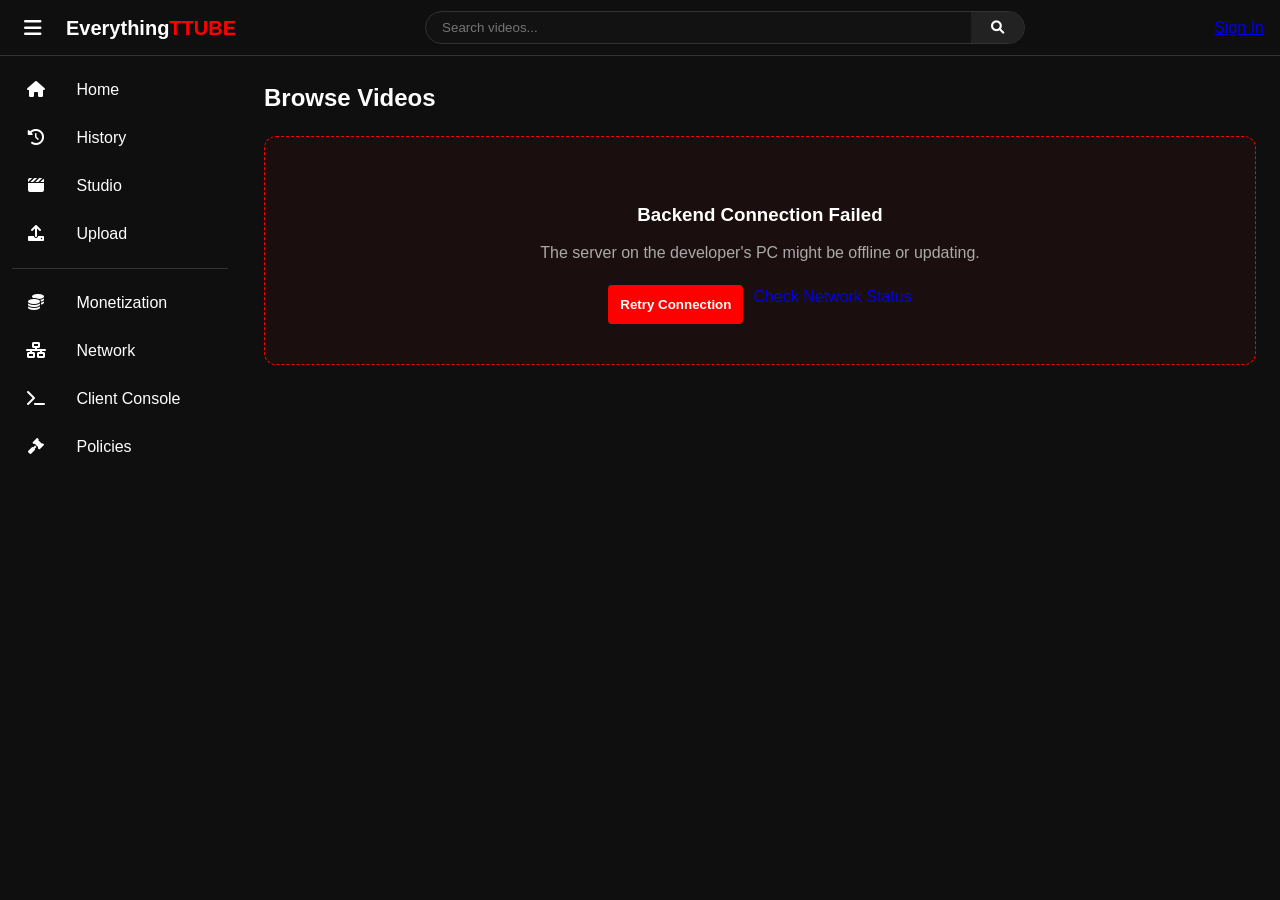
<file: index.html>
<!DOCTYPE html>
<html lang="en">
<head>
    <meta charset="UTF-8">
    <meta name="viewport" content="width=device-width, initial-scale=1.0">
    <title>EverythingTTUBE - Home</title>
    <link rel="stylesheet" href="css/style.css">
    <link rel="stylesheet" href="https://cdnjs.cloudflare.com/ajax/libs/font-awesome/6.0.0/css/all.min.css">
    <link rel="manifest" href="manifest.json">
    <meta name="theme-color" content="#ff0000">
    <link rel="apple-touch-icon" href="social-images/youtube.png">
</head>
<body>
    <header>
        <div class="header-left">
            <button id="menu-toggle" class="menu-btn" aria-label="Toggle navigation menu">
                <i class="fas fa-bars"></i>
            </button>
            <a href="index.html" class="logo">Everything<span>TTUBE</span></a>
        </div>
        <div class="search-bar">
            <input type="text" id="search-input" placeholder="Search videos..." aria-label="Search">
            <button id="search-btn" aria-label="Perform search"><i class="fas fa-search"></i></button>
        </div>
        <div class="header-right">
            <div id="user-info" class="user-info-container">
                <!-- Logged in info will be here -->
                <a href="auth.html" id="login-link" class="login-link">Sign In</a>
            </div>
            <div id="notification-dropdown" style="display: none; position: absolute; top: 60px; right: 20px; width: 300px; background: #222; border: 1px solid var(--border-color); border-radius: 8px; z-index: 1000; box-shadow: 0 4px 12px rgba(0,0,0,0.5);">
                <div style="padding: 12px; border-bottom: 1px solid var(--border-color); display: flex; justify-content: space-between; align-items: center;">
                    <h4 style="margin: 0;">Notifications</h4>
                    <span onclick="markAllRead()" style="font-size: 12px; color: var(--primary-color); cursor: pointer;">Mark all read</span>
                </div>
                <div id="notification-list" style="max-height: 400px; overflow-y: auto;">
                    <!-- Notifs here -->
                </div>
            </div>
        </div>
    </header>

    <div class="sidebar">
        <a href="index.html" class="active"><i class="fas fa-home"></i> <span>Home</span></a>
        <a href="history.html"><i class="fas fa-history"></i> <span>History</span></a>
        <a href="studio.html"><i class="fas fa-clapperboard"></i> <span>Studio</span></a>
        <a href="upload.html"><i class="fas fa-upload"></i> <span>Upload</span></a>
        <hr style="margin: 12px 0; border: 0; border-top: 1px solid var(--border-color);">
        <div id="admin-nav" style="display: none;">
            <a href="admin.html"><i class="fas fa-user-shield"></i> <span>Admin Panel</span></a>
            <hr style="margin: 12px 0; border: 0; border-top: 1px solid var(--border-color);">
        </div>
        <a href="tokens.html"><i class="fas fa-coins"></i> <span>Monetization</span></a>
        <a href="network.html"><i class="fas fa-network-wired"></i> <span>Network</span></a>
        <a href="console.html"><i class="fas fa-terminal"></i> <span>Client Console</span></a>
        <a href="policies.html"><i class="fas fa-gavel"></i> <span>Policies</span></a>
    </div>

    <main>
        <div id="discovery-loader" style="text-align: center; padding: 40px; display: none;">
            <div class="skeleton" style="width: 60px; height: 60px; border-radius: 50%; margin: 0 auto 20px;"></div>
            <h3>Connecting to Developer PC...</h3>
            <p style="color: var(--text-secondary); margin-top: 8px;">Synchronizing secure tunnels with GitHub.</p>
        </div>

        <div id="continue-watching-section" style="display: none; margin-bottom: 40px;">
            <h2 style="margin-bottom: 20px;"><i class="fas fa-history"></i> Continue Watching</h2>
            <div id="history-list" class="video-grid" style="grid-template-columns: repeat(auto-fill, minmax(200px, 1fr)); gap: 16px;">
                <!-- History items will be populated here -->
            </div>
            <hr style="margin-top: 40px; border: 0; border-top: 1px solid var(--border-color);">
        </div>

        <h2 id="browse-title" style="margin-bottom: 20px;">Browse Videos</h2>
        <div id="video-list" class="video-grid">
            <!-- Skeleton Loaders -->
            <div class="video-card skeleton-card">
                <div class="thumbnail skeleton"></div>
                <div class="text-line skeleton" style="width: 80%;"></div>
                <div class="text-line skeleton" style="width: 60%;"></div>
            </div>
            <div class="video-card skeleton-card">
                <div class="thumbnail skeleton"></div>
                <div class="text-line skeleton" style="width: 80%;"></div>
                <div class="text-line skeleton" style="width: 60%;"></div>
            </div>
            <div class="video-card skeleton-card">
                <div class="thumbnail skeleton"></div>
                <div class="text-line skeleton" style="width: 80%;"></div>
                <div class="text-line skeleton" style="width: 60%;"></div>
            </div>
            <div class="video-card skeleton-card">
                <div class="thumbnail skeleton"></div>
                <div class="text-line skeleton" style="width: 80%;"></div>
                <div class="text-line skeleton" style="width: 60%;"></div>
            </div>
        </div>
    </main>

    <script src="js/config.js"></script>
    <script src="js/api.js"></script>
    <script>
        async function loadVideos(query = null) {
            const videoList = document.getElementById('video-list');
            const browseTitle = document.getElementById('browse-title');
            
            if (query) {
                browseTitle.textContent = `Search results for "${query}"`;
                document.getElementById('continue-watching-section').style.display = 'none';
            } else {
                browseTitle.textContent = 'Browse Videos';
                loadHistory(); 
            }

            try {
                const videos = query ? await API.searchVideos(query) : await API.listVideos();
                
                // Clear skeletons
                videoList.innerHTML = '';

                if (videos.length === 0) {
                    videoList.innerHTML = '<p style="grid-column: 1/-1; text-align: center; margin-top: 40px;">No videos found.</p>';
                    return;
                }
                videoList.innerHTML = videos.map(video => `
                    <div class="video-card" onclick="location.href='watch.html?id=${video.id}'">
                        <img class="thumbnail" 
                             src="${API.getResourceUrl('api', `/storage/thumbnails/${video.thumbnail || 'default.jpg'}`)}" 
                             alt="${API.escapeHTML(video.title)}"
                             loading="lazy">
                        <div class="video-info">
                            <div class="video-meta-top">
                                <img class="owner-avatar-small" src="${video.owner_avatar ? API.getResourceUrl('api', '/storage/avatars/' + video.owner_avatar) : 'https://via.placeholder.com/36'}" alt="${API.escapeHTML(video.owner_name)}" onclick="event.stopPropagation(); location.href='channel.html?u=${video.owner_name}'" style="cursor: pointer;">
                                 <div>
                                     <h3>${API.escapeHTML(video.title)}</h3>
                                     <p onclick="event.stopPropagation(); location.href='channel.html?u=${video.owner_name}'" style="cursor: pointer; display: inline-block;">${API.escapeHTML(video.owner_name)}</p>
                                     <p>${video.views} views • ${new Date(video.created_at).toLocaleDateString()}</p>
                                 </div>
                            </div>
                        </div>
                    </div>
                `).join('');
            } catch (error) {
                videoList.innerHTML = `
                    <div style="grid-column: 1/-1; text-align: center; padding: 40px; background: rgba(255,0,0,0.05); border-radius: 12px; border: 1px dashed var(--primary-color);">
                        <i class="fas fa-plug-circle-xmark" style="font-size: 48px; color: var(--primary-color); margin-bottom: 16px;"></i>
                        <h3>Backend Connection Failed</h3>
                        <p style="color: var(--text-secondary); margin: 12px 0;">The server on the developer's PC might be offline or updating.</p>
                        <div style="display: flex; justify-content: center; gap: 10px; margin-top: 20px;">
                            <button onclick="location.reload()" class="primary-btn" style="width: auto; margin: 0;">Retry Connection</button>
                            <a href="network.html" class="action-btn" style="text-decoration: none;">Check Network Status</a>
                        </div>
                    </div>
                `;
                console.error(error);
            }
        }

        async function loadHistory() {
            const historyList = document.getElementById('history-list');
            const historySection = document.getElementById('continue-watching-section');
            
            try {
                const history = await API.getHistory();
                if (!history || history.length === 0) {
                    historySection.style.display = 'none';
                    return;
                }

                historySection.style.display = 'block';
                // Only show top 4 for the home page row
                const topHistory = history.slice(0, 4);
                
                historyList.innerHTML = topHistory.map(item => {
                    const progress = (item.last_position / item.duration) * 100;
                    return `
                        <div class="video-card small" onclick="location.href='watch.html?id=${item.video_id}'">
                            <div style="position: relative;">
                                <img class="thumbnail" src="${API.getResourceUrl('api', `/storage/thumbnails/${item.thumbnail || 'default.jpg'}`)}" alt="${API.escapeHTML(item.title)}">
                                <div style="position: absolute; bottom: 0; left: 0; width: 100%; height: 4px; background: rgba(255,255,255,0.2);">
                                    <div style="width: ${progress}%; height: 100%; background: var(--primary-color);"></div>
                                </div>
                            </div>
                            <div class="video-info" style="padding: 8px 0;">
                                <h3 style="font-size: 14px; margin-bottom: 4px;">${API.escapeHTML(item.title)}</h3>
                                <p style="font-size: 12px;">${API.escapeHTML(item.owner_name)}</p>
                            </div>
                        </div>
                    `;
                }).join('');
            } catch (e) {
                console.warn("History not available (probably not logged in)");
                historySection.style.display = 'none';
            }
        }

        function toggleNotifs() {
            const dropdown = document.getElementById('notification-dropdown');
            dropdown.style.display = dropdown.style.display === 'none' ? 'block' : 'none';
        }

        async function loadNotifications() {
            const list = document.getElementById('notification-list');
            const countBadge = document.getElementById('notif-count');
            try {
                const notifs = await API.getNotifications();
                const unread = notifs.filter(n => !n.is_read).length;
                
                if (unread > 0) {
                    countBadge.textContent = unread;
                    countBadge.style.display = 'block';
                } else {
                    countBadge.style.display = 'none';
                }

                if (notifs.length === 0) {
                    list.innerHTML = '<p style="padding: 20px; text-align: center; color: var(--text-secondary);">No notifications.</p>';
                    return;
                }

                list.innerHTML = notifs.map(n => `
                    <div style="padding: 12px; border-bottom: 1px solid #333; background: ${n.is_read ? 'transparent' : 'rgba(255,0,0,0.05)'}; cursor: pointer;" onclick="handleNotifClick(${n.id}, '${n.link}')">
                        <div style="font-size: 13px; margin-bottom: 4px;">${API.escapeHTML(n.message)}</div>
                        <div style="font-size: 11px; color: var(--text-secondary);">${new Date(n.created_at).toLocaleDateString()}</div>
                    </div>
                `).join('');
            } catch (e) { console.warn("Error loading notifs", e); }
        }

        async function handleNotifClick(id, link) {
            await API.markNotificationRead(id);
            if (link) location.href = link;
            else loadNotifications();
        }

        async function markAllRead() {
            await API.markAllNotificationsRead();
            loadNotifications();
        }

        async function checkLogin() {
            const user = await API.getMe();
            const userInfo = document.getElementById('user-info');
            if (user && user.id) {
                userInfo.innerHTML = `
                    <div id="notif-bell" style="position: relative; margin-right: 20px; cursor: pointer; font-size: 20px;" onclick="toggleNotifs()">
                        <i class="fas fa-bell"></i>
                        <span id="notif-count" style="display: none; position: absolute; top: -5px; right: -5px; background: var(--primary-color); color: white; font-size: 10px; padding: 2px 5px; border-radius: 50%;">0</span>
                    </div>
                    <div class="token-badge"><i class="fas fa-coins"></i> ${user.ett_tokens.toFixed(1)} ETT</div>
                    <a href="studio.html" style="color: white; margin-left: 15px;">${API.escapeHTML(user.username)}</a>
                    <button onclick="API.logout()" style="background: none; border: none; color: white; cursor: pointer; margin-left: 10px;">Logout</button>
                `;
                document.getElementById('admin-nav').style.display = user.is_admin ? 'block' : 'none';
                loadNotifications();
            } else {
                userInfo.innerHTML = '<a href="auth.html" id="login-link" class="login-link">Sign In</a>';
            }
        }

        // Mobile Menu Toggle
        document.getElementById('menu-toggle').addEventListener('click', () => {
            document.querySelector('.sidebar').classList.toggle('active');
            document.querySelector('main').classList.toggle('shifted');
        });

        // Search logic
        document.getElementById('search-btn').addEventListener('click', () => {
            const query = document.getElementById('search-input').value.trim();
            if (query) loadVideos(query);
        });

        document.getElementById('search-input').addEventListener('keypress', (e) => {
            if (e.key === 'Enter') {
                const query = e.target.value.trim();
                if (query) loadVideos(query);
            }
        });

        // Initial load
        document.addEventListener('DOMContentLoaded', async () => {
            const loader = document.getElementById('discovery-loader');
            if (typeof IS_PRODUCTION !== 'undefined' && IS_PRODUCTION) loader.style.display = 'block';
            
            if (typeof DISCOVERY_PROMISE !== 'undefined') await DISCOVERY_PROMISE;
            
            loader.style.display = 'none';
            checkLogin();
            loadVideos();
        });
    </script>
</body>
</html>
</file>
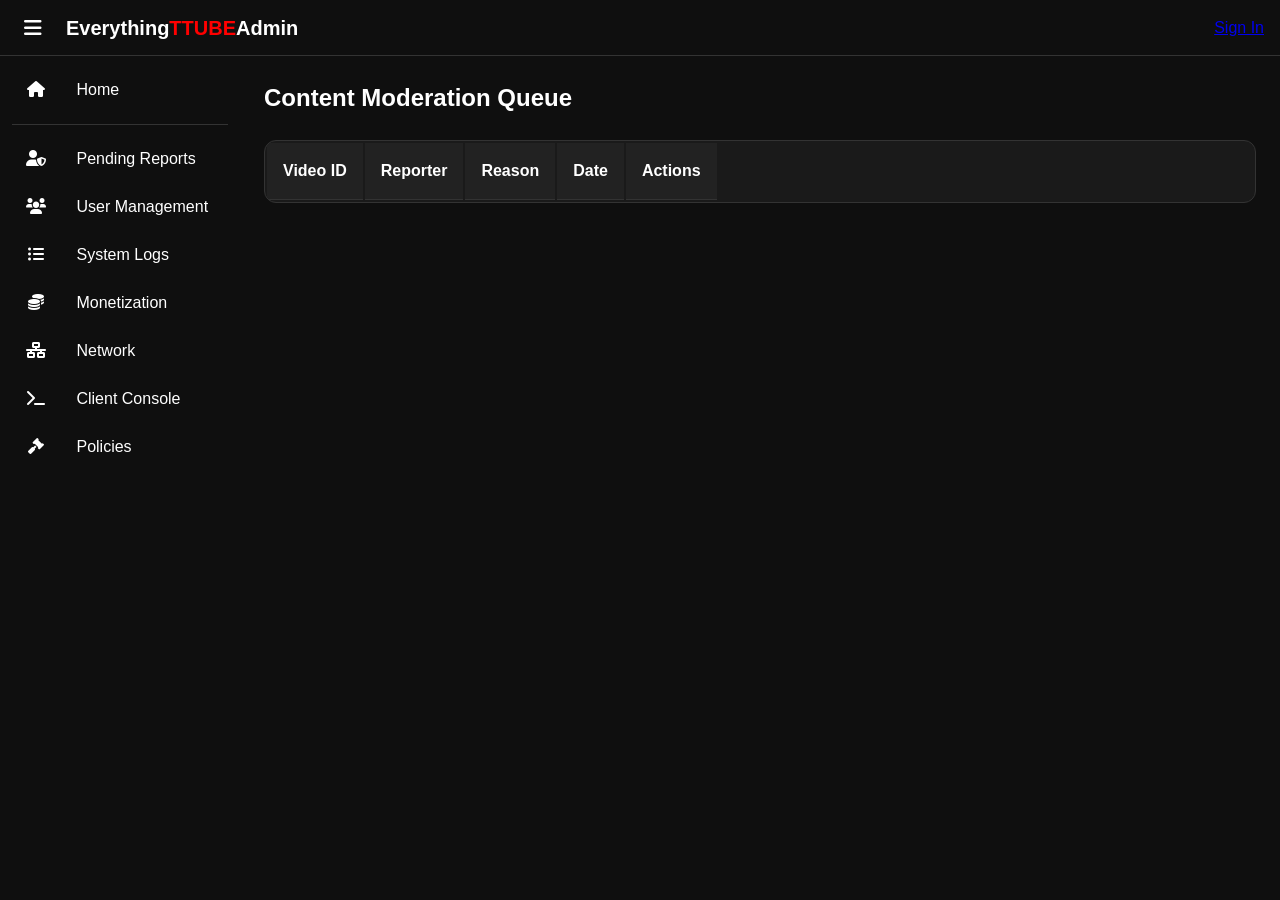
<file: admin.html>
<!DOCTYPE html>
<html lang="en">
<head>
    <meta charset="UTF-8">
    <meta name="viewport" content="width=device-width, initial-scale=1.0">
    <title>EverythingTTUBE - Admin Moderation</title>
    <link rel="stylesheet" href="css/style.css">
    <link rel="stylesheet" href="https://cdnjs.cloudflare.com/ajax/libs/font-awesome/6.0.0/css/all.min.css">
    <style>
        .admin-table {
            width: 100%;
            background: var(--card-bg-color);
            border-radius: 12px;
            overflow: hidden;
            border: 1px solid var(--border-color);
        }
        .admin-table th, .admin-table td {
            padding: 16px;
            text-align: left;
            border-bottom: 1px solid var(--border-color);
        }
        .admin-table th { background: #222; }
        .reason-badge {
            background: #333;
            padding: 4px 8px;
            border-radius: 4px;
            font-size: 12px;
        }
        .action-btn-group {
            display: flex;
            gap: 8px;
        }
        .btn-remove { background: #c62828; color: white; border: none; padding: 6px 12px; border-radius: 4px; cursor: pointer; }
        .btn-dismiss { background: #2e7d32; color: white; border: none; padding: 6px 12px; border-radius: 4px; cursor: pointer; }
    </style>
</head>
<body>
    <header>
        <div class="header-left">
            <button id="menu-toggle" class="menu-btn" aria-label="Toggle navigation menu">
                <i class="fas fa-bars"></i>
            </button>
            <a href="index.html" class="logo">Everything<span>TTUBE</span> Admin</a>
        </div>
        <div class="header-right">
            <div id="user-info" class="user-info-container">
                <a href="auth.html" id="login-link" class="login-link">Sign In</a>
            </div>
        </div>
    </header>

    <div class="sidebar">
        <a href="index.html"><i class="fas fa-home"></i> <span>Home</span></a>
        <hr style="margin: 12px 0; border: 0; border-top: 1px solid var(--border-color);">
        <a href="admin.html" class="active"><i class="fas fa-user-shield"></i> <span>Pending Reports</span></a>
        <a href="users.html"><i class="fas fa-users"></i> <span>User Management</span></a>
        <a href="logs.html"><i class="fas fa-list-ul"></i> <span>System Logs</span></a>
        <a href="tokens.html"><i class="fas fa-coins"></i> <span>Monetization</span></a>
        <a href="network.html"><i class="fas fa-network-wired"></i> <span>Network</span></a>
        <a href="console.html"><i class="fas fa-terminal"></i> <span>Client Console</span></a>
        <a href="policies.html"><i class="fas fa-gavel"></i> <span>Policies</span></a>
    </div>

    <main>
        <h2 style="margin-bottom: 24px;">Content Moderation Queue</h2>
        <div class="admin-table">
            <table>
                <thead>
                    <tr>
                        <th>Video ID</th>
                        <th>Reporter</th>
                        <th>Reason</th>
                        <th>Date</th>
                        <th>Actions</th>
                    </tr>
                </thead>
                <tbody id="report-list">
                    <!-- Reports will be populated here -->
                </tbody>
            </table>
        </div>
    </main>

    <script src="js/config.js"></script>
    <script src="js/api.js"></script>
    <script>
        API.getReports = async () => {
            const response = await API.fetch(`${CONFIG.ADMIN_URL}/moderation/admin/reports`);
            return await response.json();
        };

        API.takeModAction = async (reportId, action) => {
            const response = await API.fetch(`${CONFIG.ADMIN_URL}/moderation/admin/action/${reportId}?action=${action}`, {
                method: 'POST'
            });
            return await response.json();
        };

        async function loadReports() {
            try {
                const reports = await API.getReports();
                const container = document.getElementById('report-list');
                
                if (reports.detail) {
                    container.innerHTML = `<tr><td colspan="5" style="text-align: center; color: var(--primary-color);">${reports.detail}</td></tr>`;
                    return;
                }

                if (reports.length === 0) {
                    container.innerHTML = '<tr><td colspan="5" style="text-align: center;">No pending reports. Great job!</td></tr>';
                    return;
                }

                container.innerHTML = reports.map(r => `
                    <tr>
                        <td>#${r.video_id}</td>
                        <td>User #${r.reporter_id}</td>
                        <td><span class="reason-badge">${API.escapeHTML(r.reason)}</span></td>
                        <td>${new Date(r.created_at).toLocaleDateString()}</td>
                        <td class="action-btn-group">
                            <button class="btn-remove" onclick="modAction(${r.id}, 'remove')">Remove</button>
                            <button class="btn-dismiss" onclick="modAction(${r.id}, 'dismiss')">Dismiss</button>
                        </td>
                    </tr>
                `).join('');
            } catch (err) {
                console.error("Admin error:", err);
            }
        }

        async function modAction(reportId, action) {
            if (confirm(`Confirm ${action} action for report #${reportId}?`)) {
                const result = await API.takeModAction(reportId, action);
                alert(result.message);
                loadReports();
            }
        }

        async function checkLogin() {
            const user = await API.getMe();
            const userInfo = document.getElementById('user-info');
            if (user && user.id) {
                if (user.role !== 'admin') {
                    alert("Unauthorized access. Admins only.");
                    location.href = 'index.html';
                    return;
                }
                userInfo.innerHTML = `
                    <span style="color: white; margin-right: 15px;">Admin: ${API.escapeHTML(user.username)}</span>
                    <button onclick="API.logout()" style="background: none; border: none; color: white; cursor: pointer;">Logout</button>
                `;
            } else {
                location.href = 'auth.html';
            }
        }

        // Mobile Menu Toggle
        document.getElementById('menu-toggle').addEventListener('click', () => {
            document.querySelector('.sidebar').classList.toggle('active');
            document.querySelector('main').classList.toggle('shifted');
        });

        document.addEventListener('DOMContentLoaded', () => {
            checkLogin();
            loadReports();
        });
    </script>
</body>
</html>
</file>
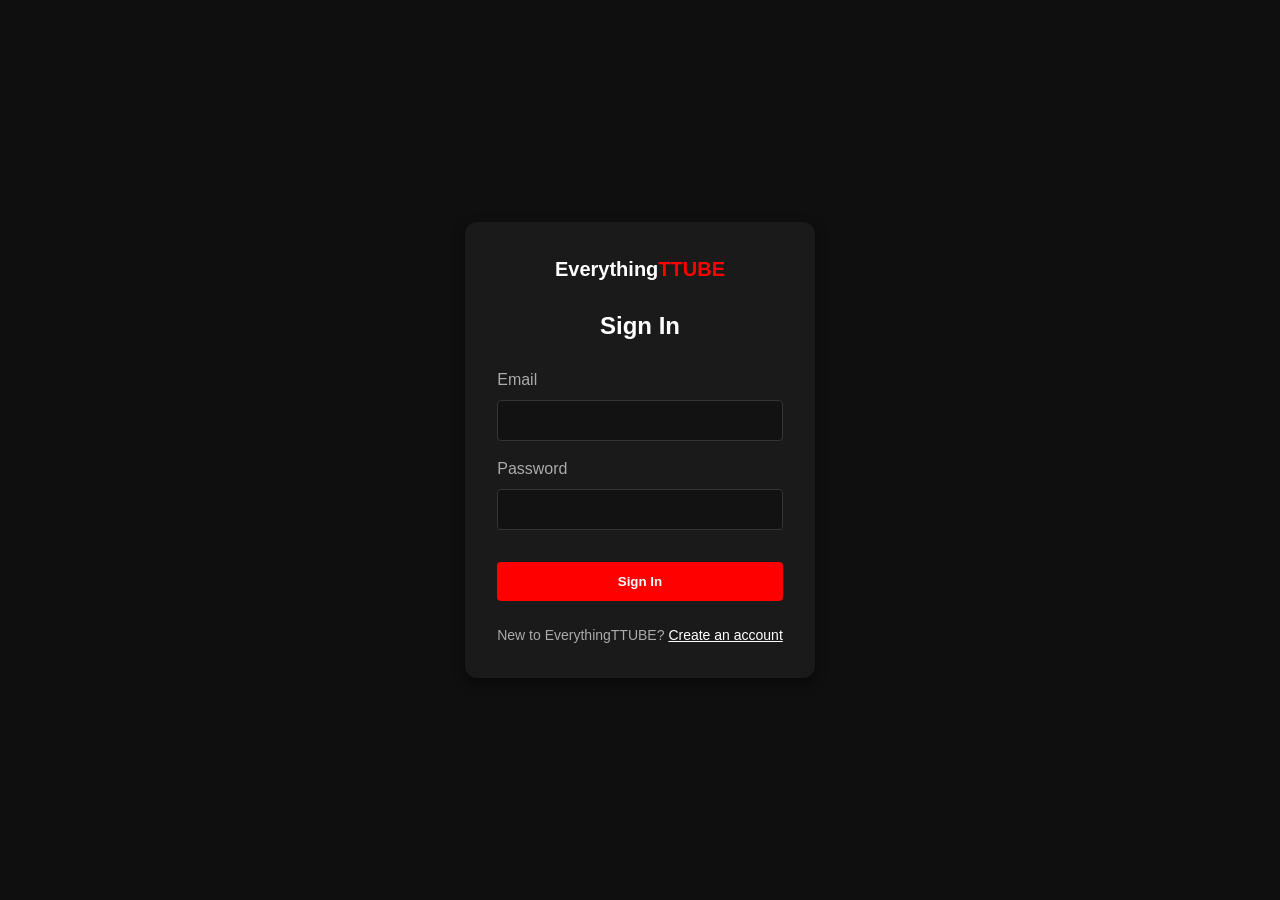
<file: auth.html>
<!DOCTYPE html>
<html lang="en">
<head>
    <meta charset="UTF-8">
    <meta name="viewport" content="width=device-width, initial-scale=1.0">
    <title>EverythingTTUBE - Sign In</title>
    <link rel="stylesheet" href="css/style.css">
</head>
<body style="background-color: #0f0f0f; display: flex; align-items: center; justify-content: center; height: 100vh; margin: 0;">
    <div class="auth-container">
        <a href="index.html" class="logo" style="display: block; text-align: center; margin-bottom: 24px;">Everything<span>TTUBE</span></a>
        
        <div id="login-form-container">
            <h2>Sign In</h2>
            <form id="login-form">
                <div class="form-group">
                    <label for="login-email">Email</label>
                    <input type="email" id="login-email" name="email" required>
                </div>
                <div class="form-group">
                    <label for="login-password">Password</label>
                    <input type="password" id="login-password" name="password" required>
                </div>
                <button type="submit" class="primary-btn">Sign In</button>
                <p id="login-error" style="color: var(--primary-color); margin-top: 12px; font-size: 14px; text-align: center;"></p>
            </form>
            <p style="margin-top: 24px; text-align: center; font-size: 14px; color: var(--text-secondary);">
                New to EverythingTTUBE? <a href="#" id="show-register" style="color: white;">Create an account</a>
            </p>
        </div>

        <div id="register-form-container" style="display: none;">
            <h2>Create Account</h2>
            <form id="register-form">
                <div class="form-group">
                    <label for="reg-email">Email</label>
                    <input type="email" id="reg-email" name="email" required>
                </div>
                <div class="form-group">
                    <label for="reg-username">Username</label>
                    <input type="text" id="reg-username" name="username" required>
                </div>
                <div class="form-group">
                    <label for="reg-password">Password</label>
                    <input type="password" id="reg-password" name="password" required>
                </div>
                <button type="submit" class="primary-btn">Create Account</button>
                <p id="reg-error" style="color: var(--primary-color); margin-top: 12px; font-size: 14px; text-align: center;"></p>
            </form>
            <p style="margin-top: 24px; text-align: center; font-size: 14px; color: var(--text-secondary);">
                Already have an account? <a href="#" id="show-login" style="color: white;">Sign In</a>
            </p>
        </div>
    </div>

    <script src="js/config.js"></script>
    <script src="js/api.js"></script>
    <script>
        const loginContainer = document.getElementById('login-form-container');
        const registerContainer = document.getElementById('register-form-container');
        const showRegister = document.getElementById('show-register');
        const showLogin = document.getElementById('show-login');

        showRegister.onclick = (e) => {
            e.preventDefault();
            loginContainer.style.display = 'none';
            registerContainer.style.display = 'block';
        };

        showLogin.onclick = (e) => {
            e.preventDefault();
            registerContainer.style.display = 'none';
            loginContainer.style.display = 'block';
        };

        document.getElementById('login-form').onsubmit = async (e) => {
            e.preventDefault();
            const email = e.target.email.value;
            const password = e.target.password.value;
            const error = document.getElementById('login-error');
            
            try {
                const data = await API.login(email, password);
                if (data.access_token) {
                    location.href = 'index.html';
                } else {
                    error.textContent = data.detail || 'Login failed.';
                }
            } catch (err) {
                error.textContent = 'Error connecting to auth server.';
            }
        };

        document.getElementById('register-form').onsubmit = async (e) => {
            e.preventDefault();
            const email = e.target.email.value;
            const username = e.target.username.value;
            const password = e.target.password.value;
            const error = document.getElementById('reg-error');

            try {
                const data = await API.register(email, username, password);
                if (data.message) {
                    alert(data.message);
                    loginContainer.style.display = 'block';
                    registerContainer.style.display = 'none';
                } else {
                    error.textContent = data.detail || 'Registration failed.';
                }
            } catch (err) {
                error.textContent = 'Error connecting to auth server.';
            }
        };
    </script>
</body>
</html>
</file>
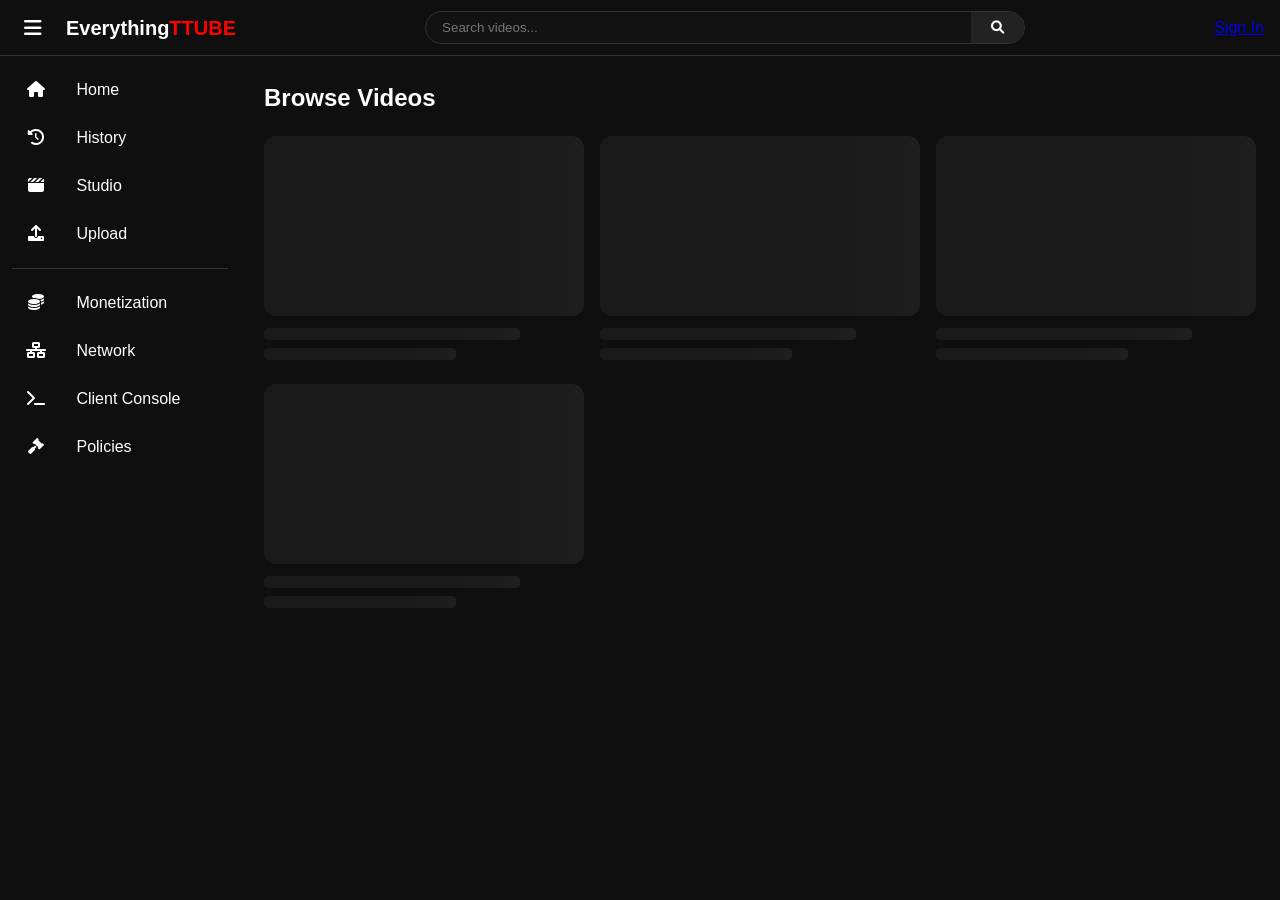
<file: channel.html>
<!DOCTYPE html>
<html lang="en">
<head>
    <meta charset="UTF-8">
    <meta name="viewport" content="width=device-width, initial-scale=1.0">
    <title>EverythingTTUBE - Channel</title>
    <link rel="stylesheet" href="css/style.css">
    <link rel="stylesheet" href="https://cdnjs.cloudflare.com/ajax/libs/font-awesome/6.0.0/css/all.min.css">
    <style>
        .channel-header {
            width: 100%;
            height: 250px;
            background: #222;
            background-size: cover;
            background-position: center;
            border-radius: 12px;
            margin-bottom: 24px;
            position: relative;
        }
        .channel-info-bar {
            display: flex;
            align-items: center;
            gap: 24px;
            margin-bottom: 32px;
            padding: 0 16px;
        }
        .channel-avatar {
            width: 120px;
            height: 120px;
            border-radius: 50%;
            border: 4px solid var(--background-color);
            margin-top: -60px;
            object-fit: cover;
            background: #333;
            z-index: 10;
        }
        .channel-meta {
            flex: 1;
        }
        .channel-meta h1 {
            font-size: 32px;
            margin-bottom: 4px;
        }
        .channel-meta p {
            color: var(--text-secondary);
            font-size: 14px;
        }
        .channel-description {
            max-width: 800px;
            margin-bottom: 24px;
            line-height: 1.6;
            color: var(--text-secondary);
            white-space: pre-wrap;
        }
        .social-links {
            display: flex;
            gap: 16px;
            margin-bottom: 32px;
        }
        .social-icon {
            width: 32px;
            height: 32px;
            transition: transform 0.2s;
        }
        .social-icon:hover {
            transform: scale(1.1);
        }
        .channel-tabs {
            border-bottom: 1px solid var(--border-color);
            margin-bottom: 24px;
            display: flex;
            gap: 32px;
        }
        .tab {
            padding: 12px 0;
            cursor: pointer;
            color: var(--text-secondary);
            font-weight: bold;
            border-bottom: 3px solid transparent;
        }
        .tab.active {
            color: white;
            border-bottom-color: white;
        }
    </style>
</head>
<body>
    <header>
        <div class="header-left">
            <a href="index.html" class="logo">Everything<span>TTUBE</span></a>
        </div>
        <div class="search-bar">
            <input type="text" id="search-input" placeholder="Search videos...">
            <button id="search-btn"><i class="fas fa-search"></i></button>
        </div>
        <div class="header-right">
            <div id="user-info" class="user-info-container">
                <a href="auth.html" id="login-link" class="login-link">Sign In</a>
            </div>
        </div>
    </header>

    <div class="sidebar">
        <a href="index.html"><i class="fas fa-home"></i> Home</a>
        <a href="studio.html"><i class="fas fa-clapperboard"></i> Studio</a>
        <hr style="margin: 12px 0; border: 0; border-top: 1px solid var(--border-color);">
        <a href="tokens.html"><i class="fas fa-coins"></i> Monetization</a>
    </div>

    <main>
        <div id="channel-banner" class="channel-header"></div>
        
        <div class="channel-info-bar">
            <img id="channel-avatar-img" src="https://via.placeholder.com/120" class="channel-avatar" alt="Avatar">
            <div class="channel-meta">
                <h1 id="channel-name">Channel Name</h1>
                <p id="channel-stats">0 videos • Joined ...</p>
                <div id="channel-desc" class="channel-description">No description provided.</div>
                <div id="social-links" class="social-links">
                    <!-- Social links will be populated here -->
                </div>
            </div>
            <button class="primary-btn" style="background: white; color: black; font-weight: bold; padding: 10px 24px;">Subscribe</button>
        </div>

        <div class="channel-tabs">
            <div class="tab active" onclick="switchTab('videos')">Videos</div>
            <div id="community-tab" class="tab" onclick="switchTab('community')">Community</div>
            <div class="tab" onclick="switchTab('about')">About</div>
        </div>

        <div id="tab-videos" class="tab-content">
            <div id="channel-video-list" class="video-grid">
                <!-- Videos will be populated here -->
            </div>
        </div>

        <div id="tab-community" class="tab-content" style="display: none;">
            <div id="community-posts-list" style="max-width: 800px; margin: 0 auto;">
                <!-- Community posts will be populated here -->
            </div>
        </div>

        <div id="tab-about" class="tab-content" style="display: none;">
            <div class="channel-description" style="max-width: 800px; margin: 0 auto; background: var(--card-bg-color); padding: 24px; border-radius: 12px; border: 1px solid var(--border-color);">
                <h3 style="margin-bottom: 16px;">Description</h3>
                <div id="about-desc">No description provided.</div>
                <hr style="margin: 24px 0; border: 0; border-top: 1px solid var(--border-color);">
                <h3 style="margin-bottom: 16px;">Details</h3>
                <p id="about-stats" style="color: var(--text-secondary);"></p>
            </div>
        </div>
    </main>

    <script src="js/config.js"></script>
    <script src="js/api.js"></script>
    <script>
        const urlParams = new URLSearchParams(window.location.search);
        const username = urlParams.get('u');
        let currentChannel = null;

        function switchTab(tabName) {
            document.querySelectorAll('.tab').forEach(t => t.classList.remove('active'));
            event.target.classList.add('active');

            document.querySelectorAll('.tab-content').forEach(div => div.style.display = 'none');
            document.getElementById(`tab-${tabName}`).style.display = 'block';

            if (tabName === 'community') loadCommunity();
        }

        async function loadChannel() {
            if (!username) {
                location.href = 'index.html';
                return;
            }

            try {
                const channel = await API.getChannel(username);
                currentChannel = channel;
                if (channel.detail) {
                    alert("Channel not found");
                    location.href = 'index.html';
                    return;
                }

                document.title = `${channel.username} - EverythingTTUBE`;
                document.getElementById('channel-name').textContent = channel.username;
                const statsStr = `${channel.videos.length} videos • Joined ${new Date(channel.created_at).toLocaleDateString()}`;
                document.getElementById('channel-stats').textContent = statsStr;
                document.getElementById('about-stats').textContent = statsStr;
                
                if (channel.description) {
                    document.getElementById('channel-desc').textContent = channel.description;
                    document.getElementById('about-desc').textContent = channel.description;
                }

                if (channel.avatar) {
                    document.getElementById('channel-avatar-img').src = API.getResourceUrl('api', `/storage/avatars/${channel.avatar}`);
                }

                if (channel.banner) {
                    document.getElementById('channel-banner').style.backgroundImage = `url('${API.getResourceUrl('api', `/storage/banners/${channel.banner}`)}')`;
                }

                // ... (social links code)
                const socialContainer = document.getElementById('social-links');
                if (channel.social_links) {
                    try {
                        const links = JSON.parse(channel.social_links);
                        const icons = {
                            youtube: 'social-images/youtube.png',
                            twitter: 'social-images/twitter-x.png',
                            discord: 'social-images/discord.png',
                            facebook: 'social-images/facebook.png',
                            gmail: 'social-images/gmail.png',
                            tumblr: 'social-images/tumblr.png',
                            devianart: 'social-images/devianart.png',
                            bilibili: 'social-images/bilibili.png'
                        };

                        for (const [platform, url] of Object.entries(links)) {
                            if (url && icons[platform]) {
                                const a = document.createElement('a');
                                a.href = url.startsWith('http') ? url : `https://${url}`;
                                a.target = '_blank';
                                a.innerHTML = `<img src="${icons[platform]}" class="social-icon" alt="${platform}" title="${platform}">`;
                                socialContainer.appendChild(a);
                            }
                        }
                    } catch (e) { console.error("Social links parse error", e); }
                }

                // Populate videos
                const videoList = document.getElementById('channel-video-list');
                if (channel.videos.length === 0) {
                    videoList.innerHTML = '<p style="grid-column: 1/-1; text-align: center; margin-top: 40px;">This channel has no videos.</p>';
                } else {
                    videoList.innerHTML = channel.videos.map(video => `
                        <div class="video-card" onclick="location.href='watch.html?id=${video.id}'">
                            <img class="thumbnail" src="${API.getResourceUrl('api', `/storage/thumbnails/${video.thumbnail || 'default.jpg'}`)}" alt="${API.escapeHTML(video.title)}">
                            <div class="video-info">
                                <h3>${API.escapeHTML(video.title)}</h3>
                                <p>${video.views} views • ${new Date(video.created_at).toLocaleDateString()}</p>
                            </div>
                        </div>
                    `).join('');
                }
            } catch (error) {
                console.error("Error loading channel:", error);
            }
        }

        async function loadCommunity() {
            const list = document.getElementById('community-posts-list');
            try {
                const posts = await API.getChannelPosts(username);
                
                // Show "Create Post" if it's the owner's channel
                let createPostHtml = '';
                const user = await API.getMe();
                if (user && user.username === username) {
                    createPostHtml = `
                        <div class="stat-card" style="text-align: left; margin-bottom: 24px; padding: 20px;">
                            <h4 style="margin-bottom: 12px;">Create Community Post</h4>
                            <form id="community-post-form">
                                <textarea id="post-content" placeholder="What's on your mind?" style="width: 100%; height: 80px; background: #121212; border: 1px solid var(--border-color); color: white; padding: 12px; border-radius: 4px; margin-bottom: 12px;"></textarea>
                                <div style="display: flex; justify-content: space-between; align-items: center;">
                                    <input type="file" id="post-image" accept="image/*" style="font-size: 12px;">
                                    <button type="submit" class="primary-btn" style="padding: 8px 20px;">Post</button>
                                </div>
                            </form>
                        </div>
                    `;
                }

                list.innerHTML = createPostHtml + posts.map(p => `
                    <div class="stat-card" style="text-align: left; margin-bottom: 24px; padding: 20px;">
                        <div style="display: flex; gap: 12px; margin-bottom: 12px; align-items: center;">
                            <img src="${p.owner_avatar ? API.getResourceUrl('auth', '/storage/avatars/' + p.owner_avatar) : 'https://via.placeholder.com/40'}" class="owner-avatar-small" style="width: 40px; height: 40px;" alt="${API.escapeHTML(p.owner_name)}">
                            <div>
                                <div style="font-weight: bold;">${API.escapeHTML(p.owner_name)}</div>
                                <div style="font-size: 12px; color: var(--text-secondary);">${new Date(p.created_at).toLocaleDateString()}</div>
                            </div>
                        </div>
                        <div style="font-size: 15px; line-height: 1.5; margin-bottom: 12px; white-space: pre-wrap;">${API.escapeHTML(p.content)}</div>
                        ${p.image ? `<img src="${API.getResourceUrl('api', `/storage/community/${p.image}`)}" style="width: 100%; border-radius: 8px; margin-bottom: 12px; max-height: 400px; object-fit: contain; background: #111;">` : ''}
                        <div style="display: flex; gap: 20px; color: var(--text-secondary); font-size: 14px;">
                            <span style="cursor: pointer;" onclick="likePost(${p.id})"><i class="fas fa-thumbs-up"></i> ${p.likes}</span>
                        </div>
                    </div>
                `).join('') || (createPostHtml + '<p style="text-align: center; color: var(--text-secondary); margin-top: 40px;">No community posts yet.</p>');

                if (document.getElementById('community-post-form')) {
                    document.getElementById('community-post-form').onsubmit = async (e) => {
                        e.preventDefault();
                        const content = document.getElementById('post-content').value;
                        const image = document.getElementById('post-image').files[0];
                        if (!content.trim() && !image) return;

                        const formData = new FormData();
                        formData.append('content', content);
                        if (image) formData.append('image', image);

                        const res = await API.createCommunityPost(formData);
                        if (res.message) {
                            loadCommunity();
                        }
                    };
                }
            } catch (e) {
                console.error("Community load error", e);
            }
        }

        async function likePost(postId) {
            try {
                const res = await API.likeCommunityPost(postId);
                loadCommunity();
            } catch (e) {
                alert("Error liking post");
            }
        }

        async function checkLogin() {
            const user = await API.getMe();
            const userInfo = document.getElementById('user-info');
            if (user && user.id) {
                userInfo.innerHTML = `
                    <div class="token-badge"><i class="fas fa-coins"></i> ${user.ett_tokens.toFixed(1)} ETT</div>
                    <a href="studio.html" style="color: white; margin-left: 15px;">${API.escapeHTML(user.username)}</a>
                    <button onclick="API.logout()" style="background: none; border: none; color: white; cursor: pointer; margin-left: 10px;">Logout</button>
                `;
            }
        }

        document.addEventListener('DOMContentLoaded', async () => {
            await DISCOVERY_PROMISE;
            loadChannel();
            checkLogin();
        });
    </script>
</body>
</html>
</file>
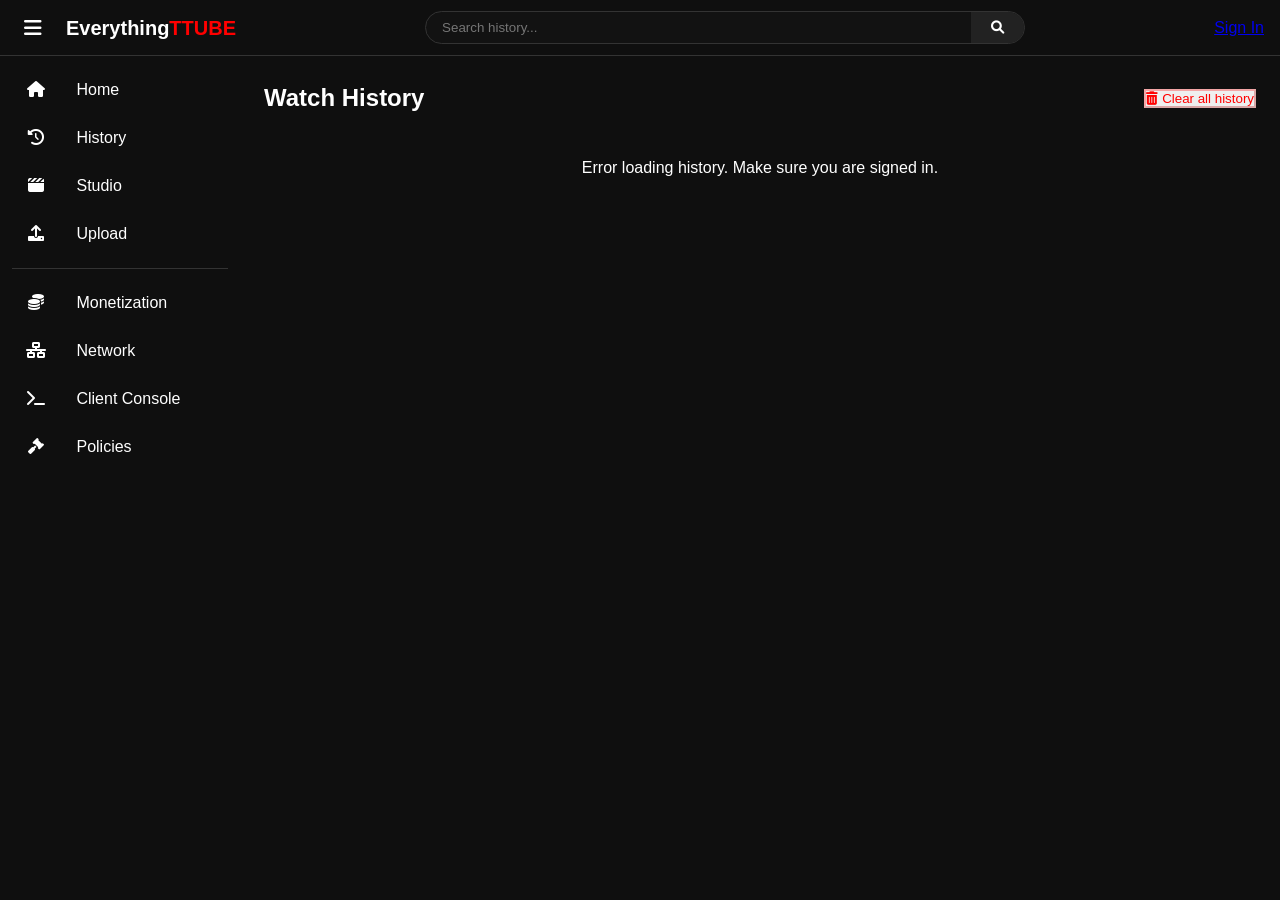
<file: history.html>
<!DOCTYPE html>
<html lang="en">
<head>
    <meta charset="UTF-8">
    <meta name="viewport" content="width=device-width, initial-scale=1.0">
    <title>EverythingTTUBE - Watch History</title>
    <link rel="stylesheet" href="css/style.css">
    <link rel="stylesheet" href="https://cdnjs.cloudflare.com/ajax/libs/font-awesome/6.0.0/css/all.min.css">
    <link rel="manifest" href="manifest.json">
    <meta name="theme-color" content="#ff0000">
    <link rel="apple-touch-icon" href="social-images/youtube.png">
    <style>
        .history-container {
            max-width: 1000px;
            margin: 0 auto;
        }
        .history-item {
            display: flex;
            gap: 16px;
            margin-bottom: 16px;
            padding: 8px;
            border-radius: 12px;
            cursor: pointer;
            transition: background 0.2s;
        }
        .history-item:hover {
            background: rgba(255,255,255,0.05);
        }
        .history-thumb {
            width: 240px;
            aspect-ratio: 16/9;
            border-radius: 8px;
            object-fit: cover;
            flex-shrink: 0;
        }
        .history-info {
            flex: 1;
            display: flex;
            flex-direction: column;
            justify-content: center;
        }
        .history-info h3 {
            font-size: 18px;
            margin-bottom: 4px;
            display: -webkit-box;
            -webkit-line-clamp: 2;
            -webkit-box-orient: vertical;
            overflow: hidden;
        }
        .history-info p {
            color: var(--text-secondary);
            font-size: 14px;
            margin-bottom: 4px;
        }
        .progress-container {
            width: 100%;
            height: 4px;
            background: rgba(255,255,255,0.1);
            border-radius: 2px;
            margin-top: 8px;
            overflow: hidden;
        }
        .progress-bar {
            height: 100%;
            background: var(--primary-color);
        }
        .history-header {
            display: flex;
            justify-content: space-between;
            align-items: center;
            margin-bottom: 24px;
        }
        @media (max-width: 600px) {
            .history-item {
                flex-direction: column;
            }
            .history-thumb {
                width: 100%;
            }
        }
    </style>
</head>
<body>
    <header>
        <div class="header-left">
            <button id="menu-toggle" class="menu-btn" aria-label="Toggle navigation menu">
                <i class="fas fa-bars"></i>
            </button>
            <a href="index.html" class="logo">Everything<span>TTUBE</span></a>
        </div>
        <div class="search-bar">
            <input type="text" id="search-input" placeholder="Search history..." aria-label="Search">
            <button id="search-btn" aria-label="Perform search"><i class="fas fa-search"></i></button>
        </div>
        <div class="header-right">
            <div id="user-info" class="user-info-container">
                <a href="auth.html" id="login-link" class="login-link">Sign In</a>
            </div>
        </div>
    </header>

    <div class="sidebar">
        <a href="index.html"><i class="fas fa-home"></i> <span>Home</span></a>
        <a href="history.html" class="active"><i class="fas fa-history"></i> <span>History</span></a>
        <a href="studio.html"><i class="fas fa-clapperboard"></i> <span>Studio</span></a>
        <a href="upload.html"><i class="fas fa-upload"></i> <span>Upload</span></a>
        <hr style="margin: 12px 0; border: 0; border-top: 1px solid var(--border-color);">
        <div id="admin-nav" style="display: none;">
            <a href="admin.html"><i class="fas fa-user-shield"></i> <span>Admin Panel</span></a>
            <hr style="margin: 12px 0; border: 0; border-top: 1px solid var(--border-color);">
        </div>
        <a href="tokens.html"><i class="fas fa-coins"></i> <span>Monetization</span></a>
        <a href="network.html"><i class="fas fa-network-wired"></i> <span>Network</span></a>
        <a href="console.html"><i class="fas fa-terminal"></i> <span>Client Console</span></a>
        <a href="policies.html"><i class="fas fa-gavel"></i> <span>Policies</span></a>
    </div>

    <main>
        <div class="history-container">
            <div class="history-header">
                <h2>Watch History</h2>
                <button onclick="clearHistory()" class="action-btn" style="color: var(--primary-color); border-color: rgba(255,0,0,0.3);">
                    <i class="fas fa-trash-can"></i> Clear all history
                </button>
            </div>
            
            <div id="history-list">
                <!-- Skeleton Loaders -->
                <div class="history-item skeleton-item">
                    <div class="history-thumb skeleton"></div>
                    <div class="history-info">
                        <div class="skeleton" style="height: 20px; width: 70%; margin-bottom: 10px;"></div>
                        <div class="skeleton" style="height: 14px; width: 40%;"></div>
                    </div>
                </div>
                <div class="history-item skeleton-item">
                    <div class="history-thumb skeleton"></div>
                    <div class="history-info">
                        <div class="skeleton" style="height: 20px; width: 70%; margin-bottom: 10px;"></div>
                        <div class="skeleton" style="height: 14px; width: 40%;"></div>
                    </div>
                </div>
            </div>
        </div>
    </main>

    <script src="js/config.js"></script>
    <script src="js/api.js"></script>
    <script>
        async function loadHistory() {
            const list = document.getElementById('history-list');
            try {
                const history = await API.getHistory();
                
                if (!history || history.length === 0) {
                    list.innerHTML = `
                        <div style="text-align: center; margin-top: 80px; color: var(--text-secondary);">
                            <i class="fas fa-history" style="font-size: 64px; margin-bottom: 20px; opacity: 0.3;"></i>
                            <h3>Your history is empty</h3>
                            <p>Videos you watch will appear here.</p>
                            <a href="index.html" class="primary-btn" style="display: inline-block; width: auto; margin-top: 20px; text-decoration: none;">Browse Videos</a>
                        </div>
                    `;
                    return;
                }

                list.innerHTML = history.map(item => {
                    const progress = item.duration > 0 ? (item.last_position / item.duration) * 100 : 0;
                    const thumbnail = item.thumbnail ? API.getResourceUrl('api', `/storage/thumbnails/${item.thumbnail}`) : 'https://via.placeholder.com/240x135';
                    
                    return `
                        <div class="history-item" onclick="location.href='watch.html?id=${item.video_id}'">
                            <img class="history-thumb" src="${thumbnail}" alt="${API.escapeHTML(item.title)}" loading="lazy">
                            <div class="history-info">
                                <h3>${API.escapeHTML(item.title)}</h3>
                                <p>${API.escapeHTML(item.owner_name)}</p>
                                <p>${new Date(item.updated_at).toLocaleDateString()} at ${new Date(item.updated_at).toLocaleTimeString([], {hour: '2-digit', minute:'2-digit'})}</p>
                                <div class="progress-container">
                                    <div class="progress-bar" style="width: ${progress}%"></div>
                                </div>
                            </div>
                        </div>
                    `;
                }).join('');
            } catch (error) {
                list.innerHTML = '<p style="text-align: center; margin-top: 40px;">Error loading history. Make sure you are signed in.</p>';
            }
        }

        async function clearHistory() {
            if (confirm("Are you sure you want to clear your entire watch history? This cannot be undone.")) {
                try {
                    await API.clearHistory();
                    loadHistory();
                } catch (e) {
                    alert("Error clearing history.");
                }
            }
        }

        async function checkLogin() {
            const user = await API.getMe();
            const userInfo = document.getElementById('user-info');
            if (user && user.id) {
                userInfo.innerHTML = `
                    <div class="token-badge"><i class="fas fa-coins"></i> ${user.ett_tokens.toFixed(1)} ETT</div>
                    <a href="studio.html" style="color: white; margin-left: 15px;">${API.escapeHTML(user.username)}</a>
                    <button onclick="API.logout()" style="background: none; border: none; color: white; cursor: pointer; margin-left: 10px;">Logout</button>
                `;
                document.getElementById('admin-nav').style.display = user.is_admin ? 'block' : 'none';
            } else {
                location.href = 'auth.html';
            }
        }

        // Mobile Menu Toggle
        document.getElementById('menu-toggle').addEventListener('click', () => {
            document.querySelector('.sidebar').classList.toggle('active');
            document.querySelector('main').classList.toggle('shifted');
        });

        document.addEventListener('DOMContentLoaded', async () => {
            await DISCOVERY_PROMISE;
            checkLogin();
            loadHistory();
        });
    </script>
</body>
</html>
</file>
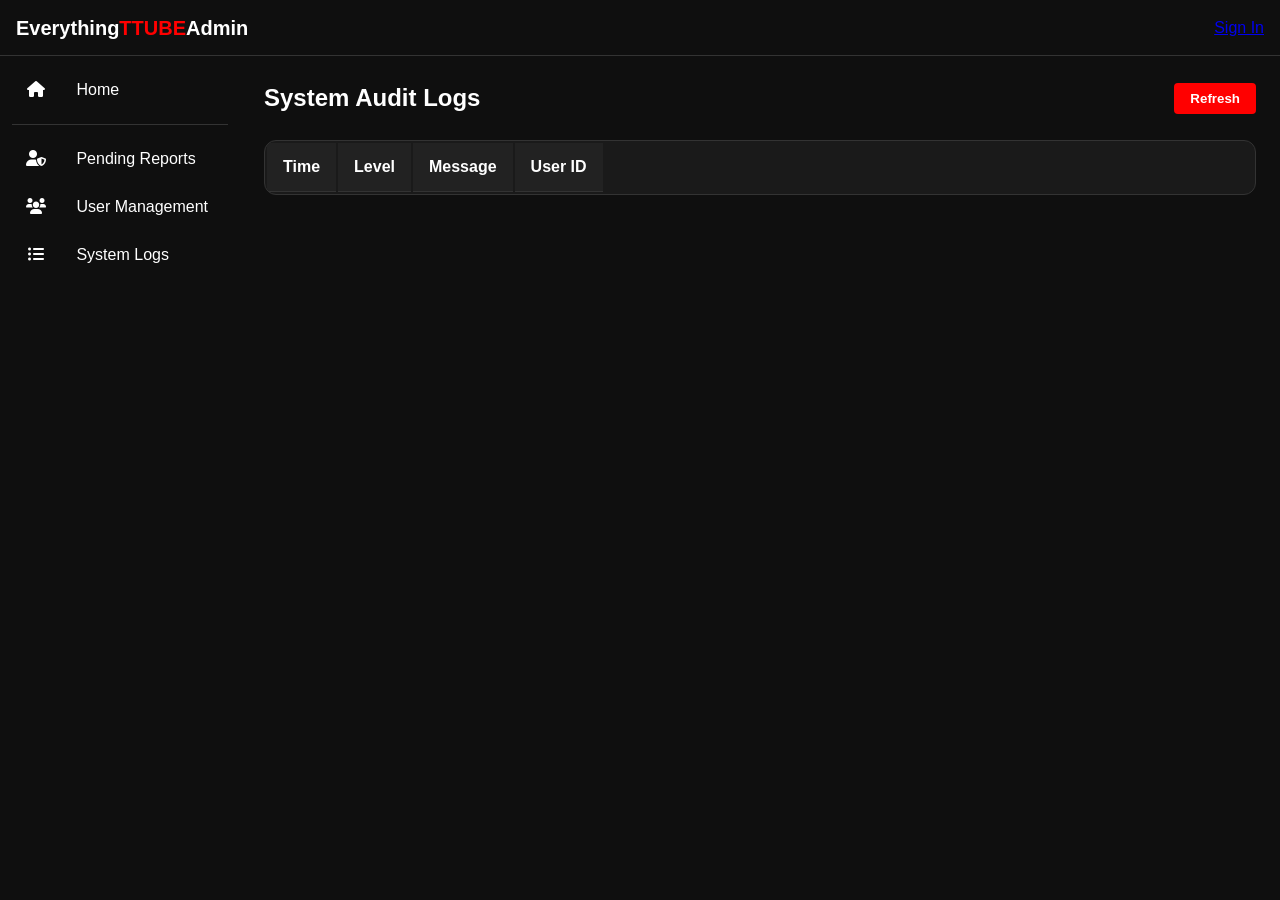
<file: logs.html>
<!DOCTYPE html>
<html lang="en">
<head>
    <meta charset="UTF-8">
    <meta name="viewport" content="width=device-width, initial-scale=1.0">
    <title>EverythingTTUBE Admin - System Logs</title>
    <link rel="stylesheet" href="css/style.css">
    <link rel="stylesheet" href="https://cdnjs.cloudflare.com/ajax/libs/font-awesome/6.0.0/css/all.min.css">
    <style>
        .admin-table {
            width: 100%;
            background: var(--card-bg-color);
            border-radius: 12px;
            overflow: hidden;
            border: 1px solid var(--border-color);
        }
        .admin-table th, .admin-table td {
            padding: 12px 16px;
            text-align: left;
            border-bottom: 1px solid var(--border-color);
        }
        .admin-table th { background: #222; }
        .log-level {
            padding: 2px 6px;
            border-radius: 4px;
            font-size: 11px;
            font-weight: bold;
        }
        .level-INFO { background: #1976d2; color: white; }
        .level-WARNING { background: #f57c00; color: white; }
        .level-ERROR { background: #d32f2f; color: white; }
        .level-ACTION { background: #7b1fa2; color: white; }
        
        .log-message {
            font-family: 'Courier New', Courier, monospace;
            font-size: 13px;
        }
    </style>
</head>
<body>
    <header>
        <div class="header-left">
            <a href="index.html" class="logo">Everything<span>TTUBE</span> Admin</a>
        </div>
        <div class="header-right">
            <div id="user-info" class="user-info-container">
                <a href="auth.html" id="login-link" class="login-link">Sign In</a>
            </div>
        </div>
    </header>

    <div class="sidebar">
        <a href="index.html"><i class="fas fa-home"></i> Home</a>
        <hr style="margin: 12px 0; border: 0; border-top: 1px solid var(--border-color);">
        <a href="admin.html"><i class="fas fa-user-shield"></i> Pending Reports</a>
        <a href="users.html"><i class="fas fa-users"></i> User Management</a>
        <a href="logs.html" class="active"><i class="fas fa-list-ul"></i> System Logs</a>
    </div>

    <main>
        <div style="display: flex; justify-content: space-between; align-items: center; margin-bottom: 24px;">
            <h2>System Audit Logs</h2>
            <button class="primary-btn" style="width: auto; margin-top: 0; padding: 8px 16px;" onclick="loadLogs()">Refresh</button>
        </div>
        
        <div class="admin-table">
            <table>
                <thead>
                    <tr>
                        <th>Time</th>
                        <th>Level</th>
                        <th>Message</th>
                        <th>User ID</th>
                    </tr>
                </thead>
                <tbody id="log-list">
                    <!-- Logs will be populated here -->
                </tbody>
            </table>
        </div>
    </main>

    <script src="js/config.js"></script>
    <script src="js/api.js"></script>
    <script>
        async function loadLogs() {
            try {
                const logs = await API.getAdminLogs();
                const container = document.getElementById('log-list');
                
                if (logs.detail) {
                    container.innerHTML = `<tr><td colspan="4" style="text-align: center; color: var(--primary-color);">${logs.detail}</td></tr>`;
                    return;
                }

                if (logs.length === 0) {
                    container.innerHTML = '<tr><td colspan="4" style="text-align: center;">No system logs available.</td></tr>';
                    return;
                }

                container.innerHTML = logs.map(l => `
                    <tr>
                        <td style="color: var(--text-secondary); white-space: nowrap;">${new Date(l.created_at).toLocaleString()}</td>
                        <td><span class="log-level level-${l.level}">${l.level}</span></td>
                        <td class="log-message">${API.escapeHTML(l.message)}</td>
                        <td>${l.user_id ? `#${l.user_id}` : 'System'}</td>
                    </tr>
                `).join('');
            } catch (err) {
                console.error("Admin logs load error:", err);
            }
        }

        async function checkLogin() {
            const user = await API.getMe();
            const userInfo = document.getElementById('user-info');
            if (user && user.id) {
                if (user.role !== 'admin') {
                    alert("Unauthorized access. Admins only.");
                    location.href = 'index.html';
                    return;
                }
                userInfo.innerHTML = `
                    <span style="color: white; margin-right: 15px;">Admin: ${API.escapeHTML(user.username)}</span>
                    <button onclick="API.logout()" style="background: none; border: none; color: white; cursor: pointer;">Logout</button>
                `;
            } else {
                location.href = 'auth.html';
            }
        }

        document.addEventListener('DOMContentLoaded', () => {
            checkLogin();
            loadLogs();
        });
    </script>
</body>
</html>
</file>
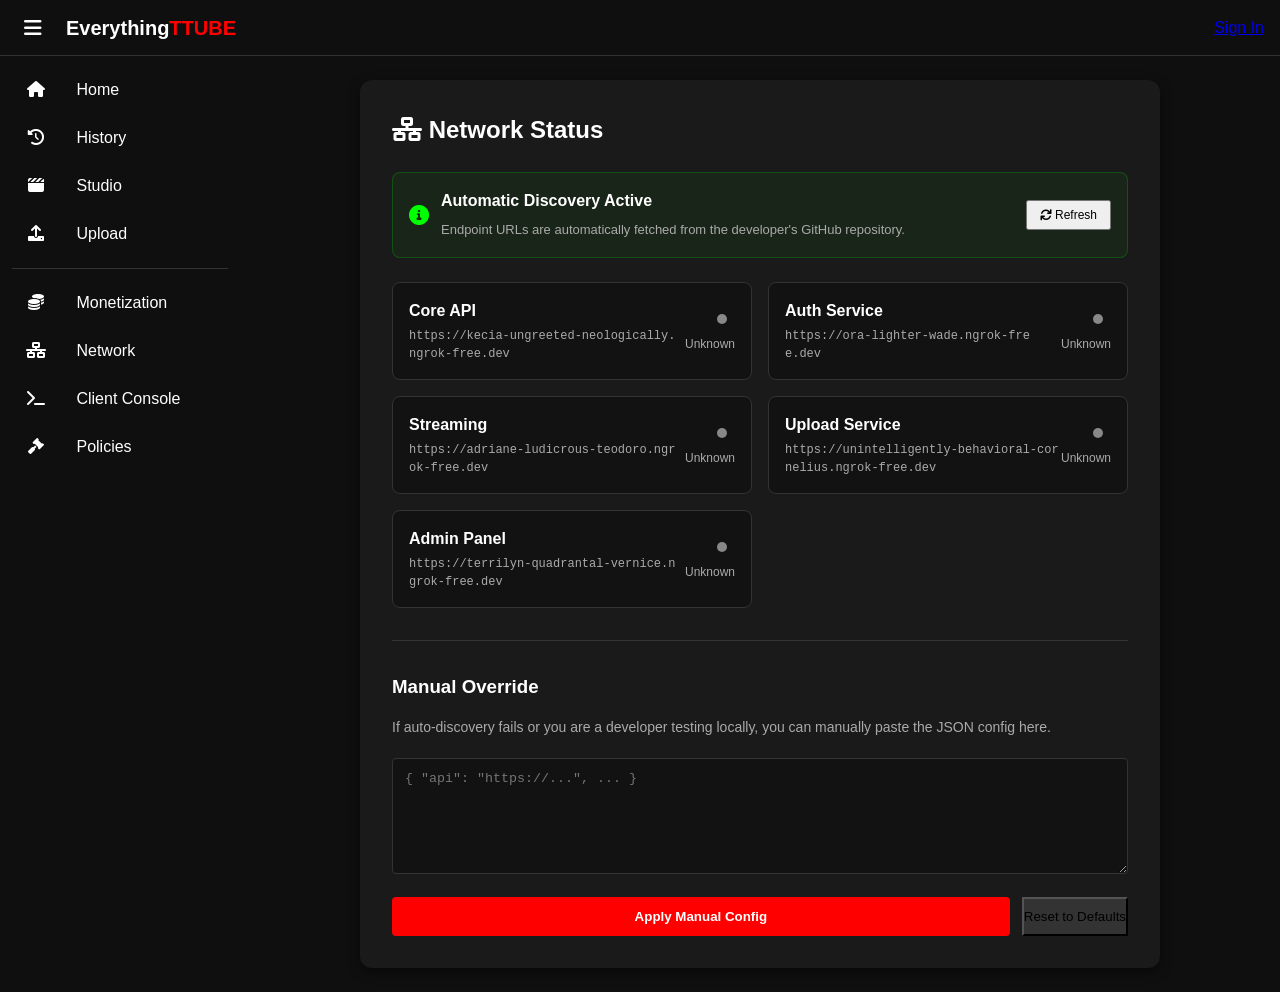
<file: network.html>
<!DOCTYPE html>
<html lang="en">
<head>
    <meta charset="UTF-8">
    <meta name="viewport" content="width=device-width, initial-scale=1.0">
    <title>EverythingTTUBE - Network Settings</title>
    <link rel="stylesheet" href="css/style.css">
    <link rel="stylesheet" href="https://cdnjs.cloudflare.com/ajax/libs/font-awesome/6.0.0/css/all.min.css">
    <style>
        .settings-container {
            max-width: 800px;
            margin: 0 auto;
            background: var(--card-bg-color);
            padding: 32px;
            border-radius: 12px;
            box-shadow: 0 4px 12px rgba(0,0,0,0.5);
        }
        .status-card {
            display: grid;
            grid-template-columns: repeat(auto-fill, minmax(300px, 1fr));
            gap: 16px;
            margin-bottom: 32px;
        }
        .service-status {
            background: #121212;
            padding: 16px;
            border-radius: 8px;
            border: 1px solid var(--border-color);
            display: flex;
            justify-content: space-between;
            align-items: center;
        }
        .status-dot {
            width: 10px;
            height: 10px;
            border-radius: 50%;
            display: inline-block;
            margin-right: 8px;
        }
        .status-online { background: #00ff00; box-shadow: 0 0 8px #00ff00; }
        .status-offline { background: #ff0000; box-shadow: 0 0 8px #ff0000; }
        .status-error { background: #ffa500; box-shadow: 0 0 8px #ffa500; }
        .status-unknown { background: #888; }
        
        .url-text {
            font-family: monospace;
            font-size: 12px;
            color: var(--text-secondary);
            word-break: break-all;
            margin-top: 4px;
        }
        .discovery-info {
            background: rgba(0, 255, 0, 0.05);
            border: 1px solid rgba(0, 255, 0, 0.2);
            padding: 16px;
            border-radius: 8px;
            margin-bottom: 24px;
            display: flex;
            align-items: center;
            gap: 12px;
        }
        textarea {
            width: 100%;
            background: #121212;
            border: 1px solid var(--border-color);
            color: #00ff00;
            padding: 12px;
            border-radius: 4px;
            font-family: 'Courier New', Courier, monospace;
            margin-bottom: 16px;
        }
    </style>
</head>
<body>
    <header>
        <div class="header-left">
            <button id="menu-toggle" class="menu-btn" aria-label="Toggle navigation menu">
                <i class="fas fa-bars"></i>
            </button>
            <a href="index.html" class="logo">Everything<span>TTUBE</span></a>
        </div>
        <div class="header-right">
            <div id="user-info" class="user-info-container">
                <a href="auth.html" id="login-link" class="login-link">Sign In</a>
            </div>
        </div>
    </header>

    <div class="sidebar">
        <a href="index.html"><i class="fas fa-home"></i> <span>Home</span></a>
        <a href="history.html"><i class="fas fa-history"></i> <span>History</span></a>
        <a href="studio.html"><i class="fas fa-clapperboard"></i> <span>Studio</span></a>
        <a href="upload.html"><i class="fas fa-upload"></i> <span>Upload</span></a>
        <hr style="margin: 12px 0; border: 0; border-top: 1px solid var(--border-color);">
        <div id="admin-nav" style="display: none;">
            <a href="admin.html"><i class="fas fa-user-shield"></i> <span>Admin Panel</span></a>
            <hr style="margin: 12px 0; border: 0; border-top: 1px solid var(--border-color);">
        </div>
        <a href="tokens.html"><i class="fas fa-coins"></i> <span>Monetization</span></a>
        <a href="network.html" class="active"><i class="fas fa-network-wired"></i> <span>Network</span></a>
        <a href="console.html"><i class="fas fa-terminal"></i> <span>Client Console</span></a>
        <a href="policies.html"><i class="fas fa-gavel"></i> <span>Policies</span></a>
    </div>

    <main>
        <div class="settings-container">
            <h2 style="margin-bottom: 24px;"><i class="fas fa-network-wired"></i> Network Status</h2>
            
            <div class="discovery-info">
                <i class="fas fa-circle-info" style="color: #00ff00; font-size: 20px;"></i>
                <div>
                    <strong style="display: block; margin-bottom: 4px;">Automatic Discovery Active</strong>
                    <span style="font-size: 13px; color: var(--text-secondary);">
                        Endpoint URLs are automatically fetched from the developer's GitHub repository.
                    </span>
                </div>
                <button onclick="forceRediscover()" class="action-btn" style="margin-left: auto; font-size: 12px; padding: 6px 12px;">
                    <i class="fas fa-sync"></i> Refresh
                </button>
            </div>

            <div id="status-grid" class="status-card">
                <!-- Populated by JS -->
            </div>

            <hr style="margin: 32px 0; border: 0; border-top: 1px solid var(--border-color);">

            <h3 style="margin-bottom: 16px;">Manual Override</h3>
            <p style="margin-bottom: 20px; color: var(--text-secondary); font-size: 14px;">
                If auto-discovery fails or you are a developer testing locally, you can manually paste the JSON config here.
            </p>
            <textarea id="config-json" rows="6" placeholder='{ "api": "https://...", ... }'></textarea>
            <div style="display: flex; gap: 12px;">
                <button class="primary-btn" onclick="saveConfig()" style="flex: 1; margin: 0;">Apply Manual Config</button>
                <button class="action-btn" onclick="resetConfig()" style="background: #333;">Reset to Defaults</button>
            </div>
        </div>
    </main>

    <script src="js/config.js"></script>
    <script>
        async function forceRediscover() {
            const btn = document.querySelector('.discovery-info button');
            const icon = btn.querySelector('i');
            icon.classList.add('fa-spin');
            
            // Clear local check cache to force new pings
            localStorage.clear(); 
            
            await autoDiscoverEndpoints();
            displayCurrent();
            
            setTimeout(() => icon.classList.remove('fa-spin'), 1000);
        }

        function saveConfig() {
            const jsonText = document.getElementById('config-json').value;
            try {
                const newConfig = JSON.parse(jsonText);
                updateNetworkConfig(newConfig);
                alert("Network settings updated successfully! Page will reload.");
            } catch (e) {
                alert("Invalid JSON format. Please copy exactly from the terminal output.");
            }
        }

        function resetConfig() {
            if (confirm("Reset all endpoints to localhost?")) {
                localStorage.removeItem('ett_api_url');
                localStorage.removeItem('ett_auth_url');
                localStorage.removeItem('ett_stream_url');
                localStorage.removeItem('ett_upload_url');
                localStorage.removeItem('ett_admin_url');
                location.reload();
            }
        }

        function displayCurrent() {
            const grid = document.getElementById('status-grid');
            const services = [
                { id: 'api', name: 'Core API', url: CONFIG.API_URL },
                { id: 'auth', name: 'Auth Service', url: CONFIG.AUTH_URL },
                { id: 'stream', name: 'Streaming', url: CONFIG.STREAM_URL },
                { id: 'upload', name: 'Upload Service', url: CONFIG.UPLOAD_URL },
                { id: 'admin', name: 'Admin Panel', url: CONFIG.ADMIN_URL }
            ];

            grid.innerHTML = services.map(s => {
                const status = ENDPOINT_STATUS[s.id] || 'unknown';
                const statusLabel = status.charAt(0).toUpperCase() + status.slice(1);
                return `
                    <div class="service-status">
                        <div>
                            <div style="font-weight: bold; margin-bottom: 4px;">${s.name}</div>
                            <div class="url-text">${s.url}</div>
                        </div>
                        <div style="text-align: right;">
                            <span class="status-dot status-${status}"></span>
                            <span style="font-size: 12px; color: var(--text-secondary);">${statusLabel}</span>
                        </div>
                    </div>
                `;
            }).join('');
        }

        // Mobile Menu Toggle
        document.getElementById('menu-toggle').addEventListener('click', () => {
            document.querySelector('.sidebar').classList.toggle('active');
            document.querySelector('main').classList.toggle('shifted');
        });

        document.addEventListener('DOMContentLoaded', async () => {
            await DISCOVERY_PROMISE;
            displayCurrent();
            
            // Auto-refresh status every 30s
            setInterval(async () => {
                await checkEndpointsHealth();
                displayCurrent();
            }, 30000);
        });
    </script>
</body>
</html>
</file>
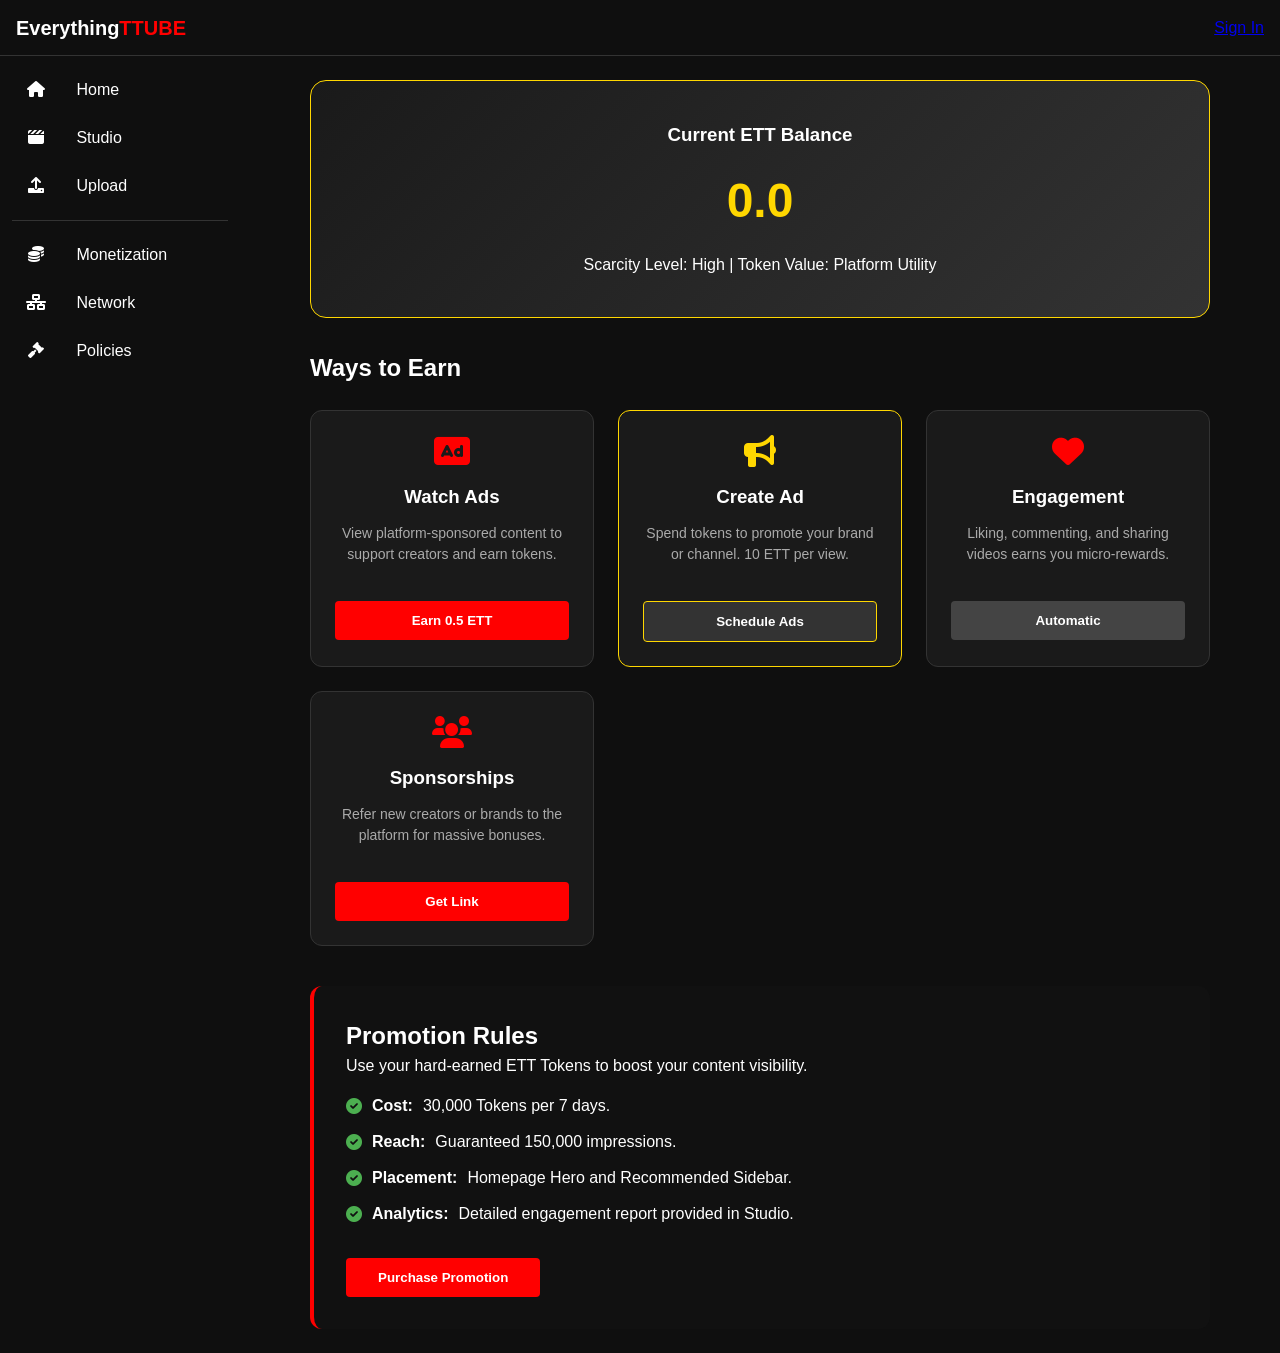
<file: tokens.html>
<!DOCTYPE html>
<html lang="en">
<head>
    <meta charset="UTF-8">
    <meta name="viewport" content="width=device-width, initial-scale=1.0">
    <title>EverythingTTUBE - Monetization & Tokens</title>
    <link rel="stylesheet" href="css/style.css">
    <link rel="stylesheet" href="https://cdnjs.cloudflare.com/ajax/libs/font-awesome/6.0.0/css/all.min.css">
    <style>
        .token-container {
            max-width: 900px;
            margin: 0 auto;
        }
        .balance-hero {
            background: linear-gradient(135deg, #1a1a1a 0%, #333 100%);
            padding: 40px;
            border-radius: 16px;
            text-align: center;
            margin-bottom: 32px;
            border: 1px solid #ffd700;
        }
        .balance-hero .amount {
            font-size: 48px;
            font-weight: bold;
            color: #ffd700;
            margin: 16px 0;
        }
        .earn-methods {
            display: grid;
            grid-template-columns: repeat(auto-fit, minmax(250px, 1fr));
            gap: 24px;
            margin-bottom: 40px;
        }
        .earn-card {
            background: var(--card-bg-color);
            padding: 24px;
            border-radius: 12px;
            border: 1px solid var(--border-color);
            text-align: center;
        }
        .earn-card i {
            font-size: 32px;
            color: var(--primary-color);
            margin-bottom: 16px;
        }
        .earn-card h3 {
            margin-bottom: 12px;
        }
        .earn-card p {
            font-size: 14px;
            color: var(--text-secondary);
            margin-bottom: 20px;
        }
        .sponsorship-rules {
            background: #111;
            padding: 32px;
            border-radius: 12px;
            border-left: 4px solid var(--primary-color);
        }
        .sponsorship-rules ul {
            list-style: none;
            margin-top: 16px;
        }
        .sponsorship-rules li {
            margin-bottom: 12px;
            display: flex;
            align-items: center;
            gap: 10px;
        }
        .sponsorship-rules i {
            color: #4caf50;
        }
    </style>
</head>
<body>
    <header>
        <div class="header-left">
            <a href="index.html" class="logo">Everything<span>TTUBE</span></a>
        </div>
        <div class="header-right">
            <div id="user-info" class="user-info-container">
                <a href="auth.html" id="login-link" class="login-link">Sign In</a>
            </div>
        </div>
    </header>

    <div class="sidebar">
        <a href="index.html"><i class="fas fa-home"></i> Home</a>
        <a href="studio.html"><i class="fas fa-clapperboard"></i> Studio</a>
        <a href="upload.html"><i class="fas fa-upload"></i> Upload</a>
        <hr style="margin: 12px 0; border: 0; border-top: 1px solid var(--border-color);">
        <a href="tokens.html" class="active"><i class="fas fa-coins"></i> Monetization</a>
        <a href="network.html"><i class="fas fa-network-wired"></i> Network</a>
        <a href="policies.html"><i class="fas fa-gavel"></i> Policies</a>
    </div>

    <main>
        <div class="token-container">
            <div class="balance-hero">
                <h3>Current ETT Balance</h3>
                <div class="amount" id="main-balance">0.0</div>
                <p>Scarcity Level: High | Token Value: Platform Utility</p>
            </div>

            <h2 style="margin-bottom: 24px;">Ways to Earn</h2>
            <div class="earn-methods">
                <div class="earn-card">
                    <i class="fas fa-ad"></i>
                    <h3>Watch Ads</h3>
                    <p>View platform-sponsored content to support creators and earn tokens.</p>
                    <button class="primary-btn" onclick="simulateAd()">Earn 0.5 ETT</button>
                </div>
                <!-- New Ad Creator Section -->
                <div class="earn-card" style="border-color: #ffd700;">
                    <i class="fas fa-bullhorn" style="color: #ffd700;"></i>
                    <h3>Create Ad</h3>
                    <p>Spend tokens to promote your brand or channel. 10 ETT per view.</p>
                    <button class="primary-btn" onclick="showAdCreator()" style="background: #333; border: 1px solid #ffd700;">Schedule Ads</button>
                </div>
                <div class="earn-card">
                    <i class="fas fa-heart"></i>
                    <h3>Engagement</h3>
                    <p>Liking, commenting, and sharing videos earns you micro-rewards.</p>
                    <button class="primary-btn" disabled style="background: #444;">Automatic</button>
                </div>
                <div class="earn-card">
                    <i class="fas fa-users"></i>
                    <h3>Sponsorships</h3>
                    <p>Refer new creators or brands to the platform for massive bonuses.</p>
                    <button class="primary-btn" onclick="alert('Referral program coming soon!')">Get Link</button>
                </div>
            </div>

            <div class="sponsorship-rules">
                <h2>Promotion Rules</h2>
                <p>Use your hard-earned ETT Tokens to boost your content visibility.</p>
                <ul>
                    <li><i class="fas fa-check-circle"></i> <strong>Cost:</strong> 30,000 Tokens per 7 days.</li>
                    <li><i class="fas fa-check-circle"></i> <strong>Reach:</strong> Guaranteed 150,000 impressions.</li>
                    <li><i class="fas fa-check-circle"></i> <strong>Placement:</strong> Homepage Hero and Recommended Sidebar.</li>
                    <li><i class="fas fa-check-circle"></i> <strong>Analytics:</strong> Detailed engagement report provided in Studio.</li>
                </ul>
                <button class="primary-btn" style="margin-top: 20px; width: auto; padding: 12px 32px;" onclick="purchaseSponsorship()">Purchase Promotion</button>
            </div>
        </div>
    </main>

    <script src="js/config.js"></script>
    <script src="js/api.js"></script>
    <script>
        async function loadBalance() {
            try {
                const result = await API.getBalance();
                document.getElementById('main-balance').textContent = result.balance.toFixed(1);
            } catch (err) {
                console.error("Balance error:", err);
            }
        }

        async function simulateAd() {
            const btn = event.target;
            btn.disabled = true;
            btn.textContent = "Loading Ad...";
            
            try {
                const ad = await API.getAdToWatch();
                
                // Show a simple modal or overlay for the ad
                const overlay = document.createElement('div');
                overlay.style = "position: fixed; top: 0; left: 0; width: 100%; height: 100%; background: rgba(0,0,0,0.9); z-index: 9999; display: flex; flex-direction: column; align-items: center; justify-content: center; padding: 20px;";
                overlay.innerHTML = `
                    <div style="background: #1a1a1a; padding: 40px; border-radius: 12px; border: 1px solid #ffd700; max-width: 500px; width: 100%; text-align: center;">
                        <span style="color: #ffd700; font-size: 12px; text-transform: uppercase;">Sponsored Content</span>
                        <h2 style="margin: 20px 0;">${ad.title}</h2>
                        <p style="color: #ccc; line-height: 1.6; margin-bottom: 30px;">${ad.content}</p>
                        <div id="ad-timer" style="font-weight: bold; font-size: 20px;">5</div>
                        <p style="font-size: 12px; color: #666; margin-top: 10px;">Tokens will be awarded when timer ends</p>
                    </div>
                `;
                document.body.appendChild(overlay);

                let timeLeft = 5;
                const timer = setInterval(async () => {
                    timeLeft--;
                    document.getElementById('ad-timer').textContent = timeLeft;
                    if (timeLeft <= 0) {
                        clearInterval(timer);
                        const result = await API.earnTokens('earn_ad');
                        document.body.removeChild(overlay);
                        if (result.new_balance !== undefined) {
                            alert(`Ad complete! You earned 0.5 ETT.`);
                            loadBalance();
                            checkLogin();
                        }
                        btn.disabled = false;
                        btn.textContent = "Earn 0.5 ETT";
                    }
                }, 1000);
            } catch (err) {
                console.error("Ad error:", err);
                btn.disabled = false;
                btn.textContent = "Earn 0.5 ETT";
            }
        }

        async function showAdCreator() {
            const title = prompt("Enter Ad Title:");
            if (!title) return;
            const content = prompt("Enter Ad Content (Text only):");
            if (!content) return;
            const views = prompt("Enter Number of Views (10 ETT per view):", "10");
            if (!views || isNaN(views)) return;
            
            const result = await API.createAd(title, content, parseInt(views));
            alert(result.message || result.detail);
            if (result.message) {
                loadBalance();
                checkLogin();
            }
        }

        async function purchaseSponsorship() {
            if (confirm("Confirm purchase of 7-day promotion for 30,000 ETT?")) {
                const result = await API.purchaseSponsorship();
                alert(result.message || result.detail);
                if (result.message) {
                    loadBalance();
                    checkLogin();
                }
            }
        }

        async function checkLogin() {
            const user = await API.getMe();
            const userInfo = document.getElementById('user-info');
            if (user && user.id) {
                userInfo.innerHTML = `
                    <div class="token-badge"><i class="fas fa-coins"></i> ${user.ett_tokens.toFixed(1)} ETT</div>
                    <a href="studio.html" style="color: white; margin-left: 15px;">${user.username}</a>
                    <button onclick="API.logout()" style="background: none; border: none; color: white; cursor: pointer; margin-left: 10px;">Logout</button>
                `;
            } else {
                location.href = 'auth.html';
            }
        }

        document.addEventListener('DOMContentLoaded', () => {
            checkLogin();
            loadBalance();
        });
    </script>
</body>
</html>
</file>
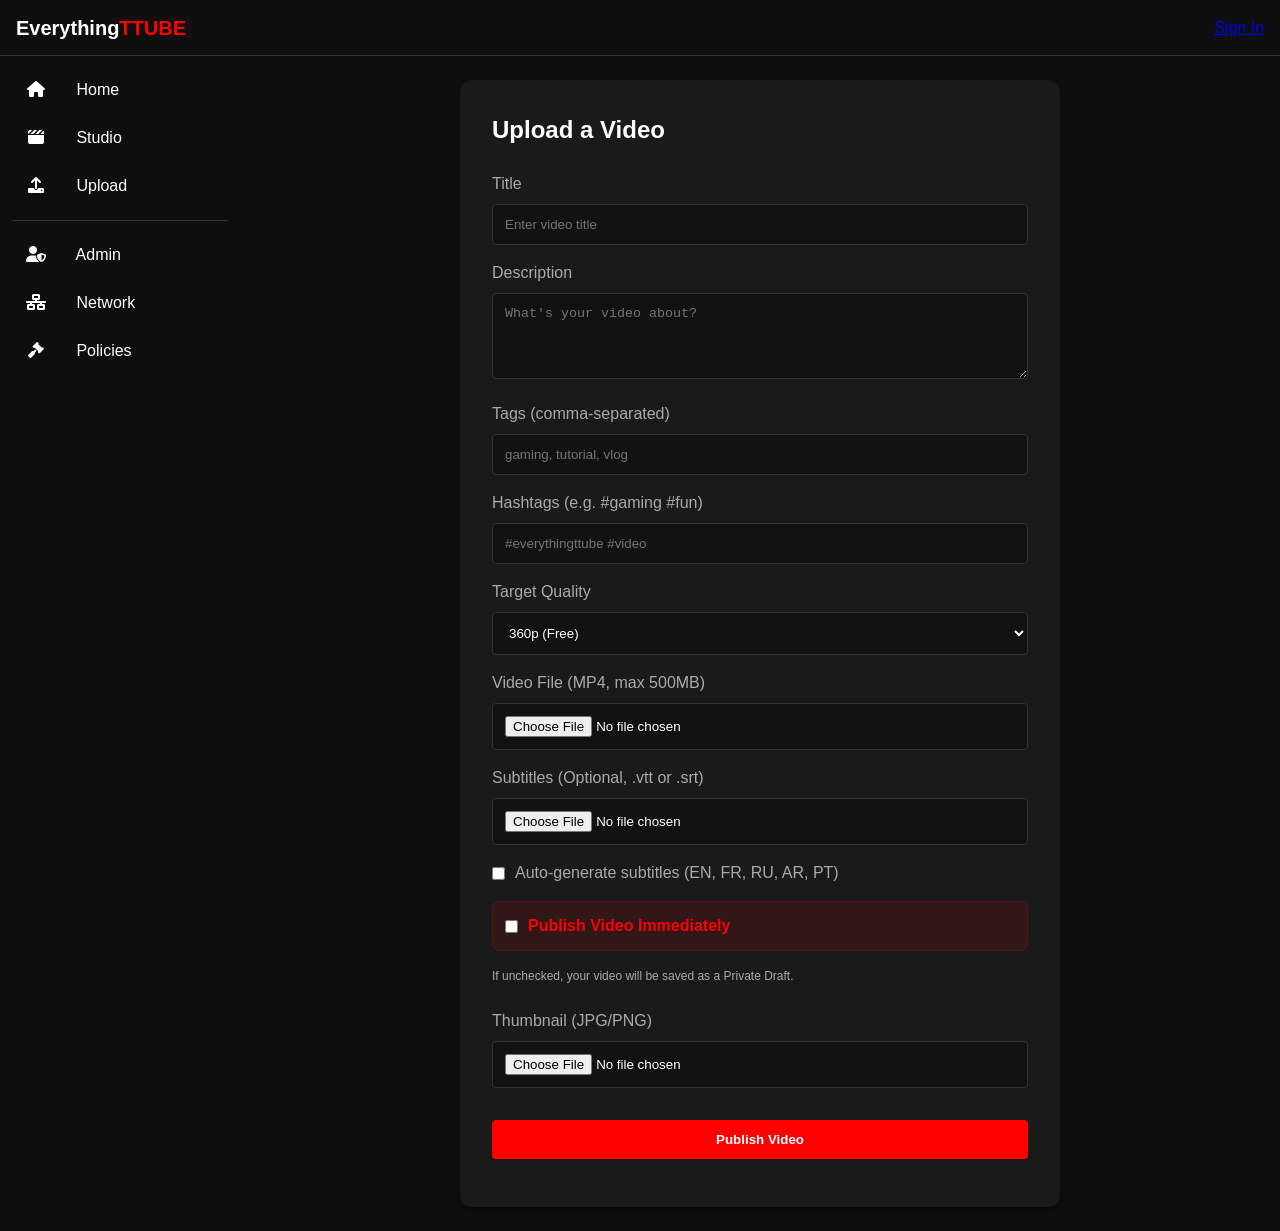
<file: upload.html>
<!DOCTYPE html>
<html lang="en">
<head>
    <meta charset="UTF-8">
    <meta name="viewport" content="width=device-width, initial-scale=1.0">
    <title>EverythingTTUBE - Upload</title>
    <link rel="stylesheet" href="css/style.css">
    <link rel="stylesheet" href="https://cdnjs.cloudflare.com/ajax/libs/font-awesome/6.0.0/css/all.min.css">
    <style>
        .upload-container {
            max-width: 600px;
            margin: 0 auto;
            background: var(--card-bg-color);
            padding: 32px;
            border-radius: 12px;
            box-shadow: 0 4px 12px rgba(0,0,0,0.5);
        }
        .upload-container h2 {
            margin-bottom: 24px;
        }
        .progress-bar {
            width: 100%;
            height: 8px;
            background: #2a2a2a;
            border-radius: 4px;
            overflow: hidden;
            margin-top: 16px;
            display: none;
        }
        .progress-fill {
            width: 0%;
            height: 100%;
            background: var(--primary-color);
            transition: width 0.3s;
        }
    </style>
</head>
<body>
    <header>
        <div class="header-left">
            <a href="index.html" class="logo">Everything<span>TTUBE</span></a>
        </div>
        <div class="header-right">
            <div id="user-info" class="user-info-container">
                <a href="auth.html" id="login-link" class="login-link">Sign In</a>
            </div>
        </div>
    </header>

    <div class="sidebar">
        <a href="index.html"><i class="fas fa-home"></i> Home</a>
        <a href="studio.html"><i class="fas fa-clapperboard"></i> Studio</a>
        <a href="upload.html" class="active"><i class="fas fa-upload"></i> Upload</a>
        <hr style="margin: 12px 0; border: 0; border-top: 1px solid var(--border-color);">
        <a href="admin.html"><i class="fas fa-user-shield"></i> Admin</a>
        <a href="network.html"><i class="fas fa-network-wired"></i> Network</a>
        <a href="policies.html"><i class="fas fa-gavel"></i> Policies</a>
    </div>

    <main>
        <div class="upload-container">
            <h2>Upload a Video</h2>
            <form id="upload-form">
                <div class="form-group">
                    <label for="title">Title</label>
                    <input type="text" id="title" name="title" required placeholder="Enter video title">
                </div>
                <div class="form-group">
                    <label for="description">Description</label>
                    <textarea id="description" name="description" rows="4" style="width: 100%; background: #121212; border: 1px solid var(--border-color); color: white; padding: 12px; border-radius: 4px;" placeholder="What's your video about?"></textarea>
                </div>
                <div class="form-group">
                    <label for="tags">Tags (comma-separated)</label>
                    <input type="text" id="tags" name="tags" placeholder="gaming, tutorial, vlog">
                </div>
                <div class="form-group">
                    <label for="hashtags">Hashtags (e.g. #gaming #fun)</label>
                    <input type="text" id="hashtags" name="hashtags" placeholder="#everythingttube #video">
                </div>
                <div class="form-group">
                    <label for="quality">Target Quality</label>
                    <select id="quality" name="quality" style="width: 100%; background: #121212; border: 1px solid var(--border-color); color: white; padding: 12px; border-radius: 4px;">
                        <option value="144p">144p (Free)</option>
                        <option value="240p">240p (Free)</option>
                        <option value="360p" selected>360p (Free)</option>
                        <option value="480p">480p (100 ETT)</option>
                        <option value="720p">720p (250 ETT)</option>
                        <option value="1080p">1080p HD (750 ETT)</option>
                        <option value="1440p">1440p FULL HD (1500 ETT)</option>
                    </select>
                </div>
                <div class="form-group">
                    <label for="video-file">Video File (MP4, max 500MB)</label>
                    <input type="file" id="video-file" name="file" accept="video/mp4" required>
                </div>
                <div class="form-group">
                    <label for="subtitle-file">Subtitles (Optional, .vtt or .srt)</label>
                    <input type="file" id="subtitle-file" name="subtitles" accept=".vtt,.srt">
                </div>
                <div class="form-group" style="display: flex; align-items: center; gap: 10px;">
                    <input type="checkbox" id="auto-generate-subtitles" name="auto_generate_subtitles" style="width: auto;">
                    <label for="auto-generate-subtitles" style="margin-bottom: 0;">Auto-generate subtitles (EN, FR, RU, AR, PT)</label>
                </div>
                <div class="form-group" style="display: flex; align-items: center; gap: 10px; padding: 12px; background: rgba(255,0,0,0.1); border-radius: 8px; border: 1px solid rgba(255,0,0,0.2);">
                    <input type="checkbox" id="is-public" name="is_public" style="width: auto;">
                    <label for="is-public" style="margin-bottom: 0; font-weight: bold; color: var(--primary-color);">Publish Video Immediately</label>
                </div>
                <p style="font-size: 12px; color: var(--text-secondary); margin-bottom: 24px;">If unchecked, your video will be saved as a Private Draft.</p>
                
                <div class="form-group">
                    <label for="thumbnail-file">Thumbnail (JPG/PNG)</label>
                    <input type="file" id="thumbnail-file" name="thumbnail" accept="image/*">
                </div>
                <button type="submit" class="primary-btn">Publish Video</button>
            </form>
            <div id="progress-container" class="progress-bar">
                <div id="progress-fill" class="progress-fill"></div>
            </div>
            <p id="upload-status" style="margin-top: 16px; color: var(--text-secondary); text-align: center;"></p>
        </div>
    </main>

    <script src="js/config.js"></script>
    <script src="js/api.js"></script>
    <script>
        const uploadForm = document.getElementById('upload-form');
        const uploadStatus = document.getElementById('upload-status');
        const progressContainer = document.getElementById('progress-container');
        const progressFill = document.getElementById('progress-fill');

        uploadForm.onsubmit = async (e) => {
            e.preventDefault();
            const token = localStorage.getItem('ett_token');
            if (!token) {
                alert('Please sign in to upload videos.');
                location.href = 'auth.html';
                return;
            }

            const formData = new FormData(uploadForm);
            
            // Fix: Ensure auto_generate_subtitles is sent as a boolean-friendly string
            const autoGenerate = document.getElementById('auto-generate-subtitles').checked;
            formData.set('auto_generate_subtitles', autoGenerate);

            const isPublic = document.getElementById('is-public').checked;
            formData.set('is_public', isPublic);

            // Don't include subtitles in the main video upload if handled separately
            const subtitleFile = document.getElementById('subtitle-file').files[0];
            if (subtitleFile) {
                formData.delete('subtitles');
            }
            
            uploadStatus.textContent = 'Uploading Video... Please wait.';
            progressContainer.style.display = 'block';
            progressFill.style.width = '0%';

            const xhr = new XMLHttpRequest();
            // Use query parameter bypass instead of header to avoid preflight (OPTIONS) issues on large uploads
            const uploadUrl = new URL(API.getResourceUrl('upload', '/video/upload'));
            if (!uploadUrl.searchParams.has('ngrok-skip-browser-warning')) {
                uploadUrl.searchParams.set('ngrok-skip-browser-warning', 'any');
            }
            
            xhr.open('POST', uploadUrl.toString(), true);
            xhr.setRequestHeader('Authorization', `Bearer ${token}`);
            // No custom ngrok header here!

            xhr.upload.onprogress = (event) => {
                if (event.lengthComputable) {
                    const percentComplete = (event.loaded / event.total) * 100;
                    progressFill.style.width = percentComplete + '%';
                    uploadStatus.textContent = `Uploading: ${Math.round(percentComplete)}%`;
                }
            };

            xhr.onload = async () => {
                try {
                    const response = JSON.parse(xhr.responseText);
                    if (xhr.status === 200 || xhr.status === 201) {
                        const videoId = response.video_id;
                        
                        // Handle subtitle upload if needed
                        if (subtitleFile) {
                            uploadStatus.textContent = 'Uploading Subtitles...';
                            const subResult = await API.uploadSubtitles(videoId, subtitleFile);
                            console.log("Subtitles result:", subResult);
                        }

                        uploadStatus.textContent = 'Upload complete! Processing has started.';
                        setTimeout(() => {
                            location.href = `studio.html`;
                        }, 2000);
                    } else {
                        uploadStatus.textContent = `Upload failed: ${response.detail || 'Unknown error'}`;
                    }
                } catch (e) {
                    uploadStatus.textContent = 'Upload failed: Server error';
                }
            };

            xhr.onerror = () => {
                uploadStatus.textContent = 'Network error during upload.';
            };

            xhr.send(formData);
        };

        async function checkLogin() {
            const user = await API.getMe();
            const userInfo = document.getElementById('user-info');
            if (user && user.id) {
                userInfo.innerHTML = `
                    <div class="token-badge"><i class="fas fa-coins"></i> ${user.ett_tokens} ETT</div>
                    <a href="studio.html" style="color: white; margin-left: 15px;">${user.username}</a>
                    <button onclick="API.logout()" style="background: none; border: none; color: white; cursor: pointer; margin-left: 10px;">Logout</button>
                `;
            } else {
                location.href = 'auth.html';
            }
        }

        document.addEventListener('DOMContentLoaded', () => {
            checkLogin();
        });
    </script>
</body>
</html>
</file>
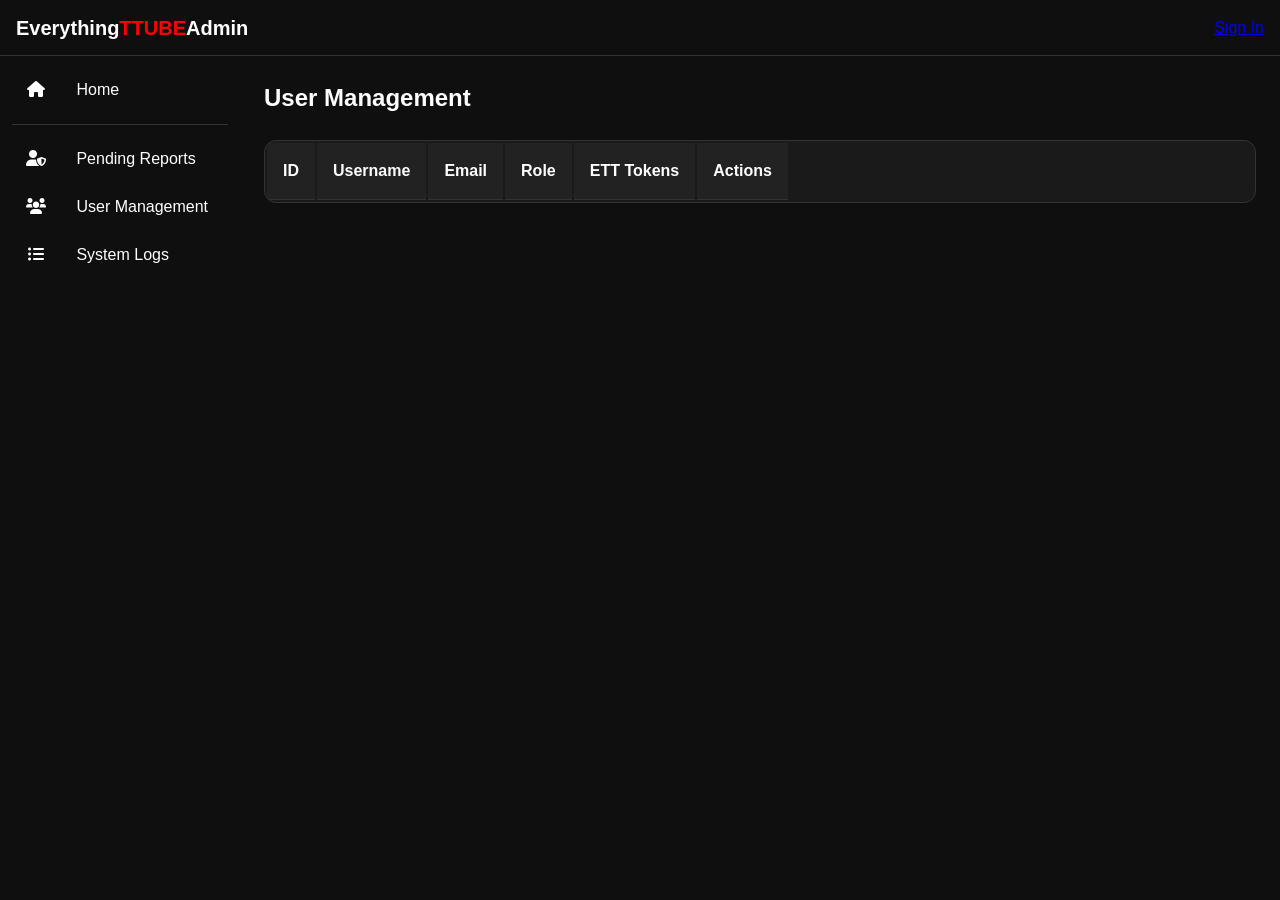
<file: users.html>
<!DOCTYPE html>
<html lang="en">
<head>
    <meta charset="UTF-8">
    <meta name="viewport" content="width=device-width, initial-scale=1.0">
    <title>EverythingTTUBE Admin - User Management</title>
    <link rel="stylesheet" href="css/style.css">
    <link rel="stylesheet" href="https://cdnjs.cloudflare.com/ajax/libs/font-awesome/6.0.0/css/all.min.css">
    <style>
        .admin-table {
            width: 100%;
            background: var(--card-bg-color);
            border-radius: 12px;
            overflow: hidden;
            border: 1px solid var(--border-color);
        }
        .admin-table th, .admin-table td {
            padding: 16px;
            text-align: left;
            border-bottom: 1px solid var(--border-color);
        }
        .admin-table th { background: #222; }
        .role-badge {
            padding: 4px 8px;
            border-radius: 4px;
            font-size: 12px;
            text-transform: uppercase;
            font-weight: bold;
        }
        .role-admin { background: #d32f2f; color: white; }
        .role-moderator { background: #f57c00; color: white; }
        .role-creator { background: #1976d2; color: white; }
        .role-user { background: #616161; color: white; }
        
        .action-group {
            display: flex;
            gap: 8px;
        }
        select, input {
            background: #121212;
            border: 1px solid var(--border-color);
            color: white;
            padding: 4px 8px;
            border-radius: 4px;
        }
    </style>
</head>
<body>
    <header>
        <div class="header-left">
            <a href="index.html" class="logo">Everything<span>TTUBE</span> Admin</a>
        </div>
        <div class="header-right">
            <div id="user-info" class="user-info-container">
                <a href="auth.html" id="login-link" class="login-link">Sign In</a>
            </div>
        </div>
    </header>

    <div class="sidebar">
        <a href="index.html"><i class="fas fa-home"></i> Home</a>
        <hr style="margin: 12px 0; border: 0; border-top: 1px solid var(--border-color);">
        <a href="admin.html"><i class="fas fa-user-shield"></i> Pending Reports</a>
        <a href="users.html" class="active"><i class="fas fa-users"></i> User Management</a>
        <a href="logs.html"><i class="fas fa-list-ul"></i> System Logs</a>
    </div>

    <main>
        <h2 style="margin-bottom: 24px;">User Management</h2>
        <div class="admin-table">
            <table>
                <thead>
                    <tr>
                        <th>ID</th>
                        <th>Username</th>
                        <th>Email</th>
                        <th>Role</th>
                        <th>ETT Tokens</th>
                        <th>Actions</th>
                    </tr>
                </thead>
                <tbody id="user-list">
                    <!-- Users will be populated here -->
                </tbody>
            </table>
        </div>
    </main>

    <script src="js/config.js"></script>
    <script src="js/api.js"></script>
    <script>
        async function loadUsers() {
            try {
                const users = await API.getAdminUsers();
                const container = document.getElementById('user-list');
                
                if (users.detail) {
                    container.innerHTML = `<tr><td colspan="6" style="text-align: center; color: var(--primary-color);">${users.detail}</td></tr>`;
                    return;
                }

                container.innerHTML = users.map(u => `
                    <tr>
                        <td>#${u.id}</td>
                        <td>${API.escapeHTML(u.username)}</td>
                        <td>${API.escapeHTML(u.email)}</td>
                        <td><span class="role-badge role-${u.role}">${u.role}</span></td>
                        <td>${u.ett_tokens.toFixed(2)} ETT</td>
                        <td class="action-group">
                            <select onchange="updateRole(${u.id}, this.value)">
                                <option value="">Change Role</option>
                                <option value="user">User</option>
                                <option value="creator">Creator</option>
                                <option value="moderator">Moderator</option>
                                <option value="admin">Admin</option>
                            </select>
                            <button class="primary-btn" style="width: auto; margin-top: 0; padding: 4px 8px;" onclick="addTokens(${u.id})">+ Tokens</button>
                        </td>
                    </tr>
                `).join('');
            } catch (err) {
                console.error("Admin user load error:", err);
            }
        }

        async function updateRole(userId, newRole) {
            if (!newRole) return;
            if (confirm(`Change user #${userId} role to ${newRole}?`)) {
                const result = await API.updateAdminUserRole(userId, newRole);
                alert(result.message);
                loadUsers();
            }
        }

        async function addTokens(userId) {
            const amount = prompt("Enter ETT amount to add (or negative to remove):");
            if (amount !== null && !isNaN(amount)) {
                const result = await API.adjustAdminUserTokens(userId, parseFloat(amount));
                alert(result.message);
                loadUsers();
            }
        }

        async function checkLogin() {
            const user = await API.getMe();
            const userInfo = document.getElementById('user-info');
            if (user && user.id) {
                if (user.role !== 'admin') {
                    alert("Unauthorized access. Admins only.");
                    location.href = 'index.html';
                    return;
                }
                userInfo.innerHTML = `
                    <span style="color: white; margin-right: 15px;">Admin: ${API.escapeHTML(user.username)}</span>
                    <button onclick="API.logout()" style="background: none; border: none; color: white; cursor: pointer;">Logout</button>
                `;
            } else {
                location.href = 'auth.html';
            }
        }

        document.addEventListener('DOMContentLoaded', () => {
            checkLogin();
            loadUsers();
        });
    </script>
</body>
</html>
</file>
<file: css/style.css>
/* EverythingTTUBE Modern CSS Theme */
:root {
    --primary-color: #ff0000;
    --background-color: #0f0f0f;
    --card-bg-color: #1a1a1a;
    --text-color: #ffffff;
    --text-secondary: #aaaaaa;
    --sidebar-width: 240px;
    --header-height: 56px;
    --border-color: #333333;
}

* {
    box-sizing: border-box;
    margin: 0;
    padding: 0;
}

body {
    font-family: 'Roboto', Arial, sans-serif;
    background-color: var(--background-color);
    color: var(--text-color);
    line-height: 1.5;
}

/* Header */
header {
    height: var(--header-height);
    background-color: var(--background-color);
    display: flex;
    align-items: center;
    justify-content: space-between;
    padding: 0 16px;
    position: fixed;
    top: 0;
    width: 100%;
    z-index: 1000;
    border-bottom: 1px solid var(--border-color);
}

.logo {
    display: flex;
    align-items: center;
    font-weight: bold;
    font-size: 20px;
    color: var(--text-color);
    text-decoration: none;
}

.logo span {
    color: var(--primary-color);
}

.header-left {
    display: flex;
    align-items: center;
    gap: 16px;
}

.menu-btn {
    background: none;
    border: none;
    color: white;
    font-size: 20px;
    cursor: pointer;
    padding: 8px;
    border-radius: 50%;
    display: flex;
    align-items: center;
    justify-content: center;
}

.menu-btn:hover {
    background: #222;
}

.search-bar {
    flex: 0 1 600px;
    display: flex;
    background: #121212;
    border: 1px solid var(--border-color);
    border-radius: 40px;
    overflow: hidden;
    margin: 0 40px;
}

.search-bar input {
    flex: 1;
    background: transparent;
    border: none;
    color: white;
    padding: 8px 16px;
    outline: none;
}

.search-bar button {
    background: #222222;
    border: none;
    padding: 0 20px;
    color: white;
    cursor: pointer;
}

.header-right {
    display: flex;
    align-items: center;
    gap: 8px;
}

.user-info-container {
    display: flex;
    align-items: center;
    gap: 12px;
}

/* Sidebar */
.sidebar {
    width: var(--sidebar-width);
    height: calc(100vh - var(--header-height));
    position: fixed;
    top: var(--header-height);
    left: 0;
    padding: 12px;
    overflow-y: auto;
    background-color: var(--background-color);
}

.sidebar a {
    display: block;
    padding: 10px 12px;
    color: var(--text-color);
    text-decoration: none;
    border-radius: 8px;
    margin-bottom: 4px;
}

.sidebar a:hover {
    background-color: #272727;
}

.sidebar a i {
    margin-right: 24px;
    width: 24px;
    text-align: center;
}

/* Main Content */
main {
    margin-top: var(--header-height);
    margin-left: var(--sidebar-width);
    padding: 24px;
}

.video-grid {
    display: grid;
    grid-template-columns: repeat(auto-fill, minmax(250px, 1fr));
    gap: 16px;
}

.video-card {
    background-color: transparent;
    cursor: pointer;
}

.video-card .thumbnail {
    width: 100%;
    aspect-ratio: 16 / 9;
    object-fit: cover;
    border-radius: 12px;
}

.video-info {
    padding: 12px 0;
}

.video-info h3 {
    font-size: 16px;
    margin-bottom: 6px;
    display: -webkit-box;
    -webkit-line-clamp: 2;
    -webkit-box-orient: vertical;
    overflow: hidden;
}

.video-info p {
    font-size: 14px;
    color: var(--text-secondary);
}

.video-meta-top {
    display: flex;
    gap: 12px;
    align-items: flex-start;
}

.owner-avatar-small {
    width: 36px;
    height: 36px;
    border-radius: 50%;
    object-fit: cover;
    background: #333;
}

/* Auth Page */
.auth-container {
    max-width: 400px;
    margin: 100px auto;
    background: var(--card-bg-color);
    padding: 32px;
    border-radius: 12px;
    box-shadow: 0 4px 12px rgba(0,0,0,0.5);
}

.auth-container h2 {
    margin-bottom: 24px;
    text-align: center;
}

.form-group {
    margin-bottom: 16px;
}

.form-group label {
    display: block;
    margin-bottom: 8px;
    color: var(--text-secondary);
}

.form-group input {
    width: 100%;
    padding: 12px;
    background: #121212;
    border: 1px solid var(--border-color);
    border-radius: 4px;
    color: white;
}

button.primary-btn {
    width: 100%;
    padding: 12px;
    background-color: var(--primary-color);
    color: white;
    border: none;
    border-radius: 4px;
    font-weight: bold;
    cursor: pointer;
    margin-top: 16px;
}

button.primary-btn:hover {
    background-color: #cc0000;
}

/* Tokens */
.token-badge {
    background: #222222;
    padding: 4px 12px;
    border-radius: 20px;
    font-size: 14px;
    display: flex;
    align-items: center;
    gap: 6px;
    color: #ffd700;
    border: 1px solid #444;
}

/* Studio specific styles moved to studio.html internal style but general ones here */
.status-badge {
    padding: 4px 8px;
    border-radius: 4px;
    font-size: 12px;
    font-weight: bold;
}
.status-ready { background: #2e7d32; color: white; }
.status-processing { background: #f57c00; color: white; }
.status-failed { background: #c62828; color: white; }

.action-icon {
    cursor: pointer;
    color: var(--text-secondary);
    margin-right: 12px;
}
.action-icon:hover { color: white; }
.delete-icon:hover { color: var(--primary-color); }

.video-manager {
    background: var(--card-bg-color);
    border-radius: 12px;
    border: 1px solid var(--border-color);
    overflow-x: auto;
}
.video-manager table {
    width: 100%;
    border-collapse: collapse;
}
.video-manager th, .video-manager td {
    padding: 16px;
    text-align: left;
    border-bottom: 1px solid var(--border-color);
}
.video-manager th {
    background: #222;
    color: var(--text-secondary);
    font-size: 12px;
    text-transform: uppercase;
}
.video-manager tr:hover { background: #252525; }

/* Responsive */
.skeleton {
    background: linear-gradient(90deg, #1a1a1a 25%, #222 50%, #1a1a1a 75%);
    background-size: 200% 100%;
    animation: skeleton-loading 1.5s infinite;
    border-radius: 12px;
}

@keyframes skeleton-loading {
    0% { background-position: 200% 0; }
    100% { background-position: -200% 0; }
}

.video-card.skeleton-card .thumbnail {
    aspect-ratio: 16/9;
    width: 100%;
    margin-bottom: 12px;
}

.video-card.skeleton-card .text-line {
    height: 12px;
    margin-bottom: 8px;
    border-radius: 4px;
}

@media (max-width: 1024px) {
    :root {
        --sidebar-width: 72px;
    }
    .sidebar a span {
        display: none;
    }
    .sidebar a {
        text-align: center;
        padding: 16px 0;
    }
    .sidebar a i {
        margin: 0;
        font-size: 20px;
    }
}

@media (max-width: 768px) {
    :root {
        --sidebar-width: 240px;
    }
    .sidebar {
        transform: translateX(-100%);
        transition: transform 0.3s ease;
        z-index: 1001;
        background: var(--background-color);
        box-shadow: 4px 0 12px rgba(0,0,0,0.5);
    }
    .sidebar.active {
        transform: translateX(0);
    }
    main {
        margin-left: 0 !important;
    }
    .search-bar {
        margin: 0 10px;
        flex: 1;
    }
    .logo span {
        display: none;
    }
}

@media (max-width: 480px) {
    .header-right .token-badge {
        display: none;
    }
    .search-bar {
        display: none; /* We'll hide it for now, can add a search icon toggle later */
    }
    .header-left .logo {
        font-size: 16px;
    }
}
</file>
